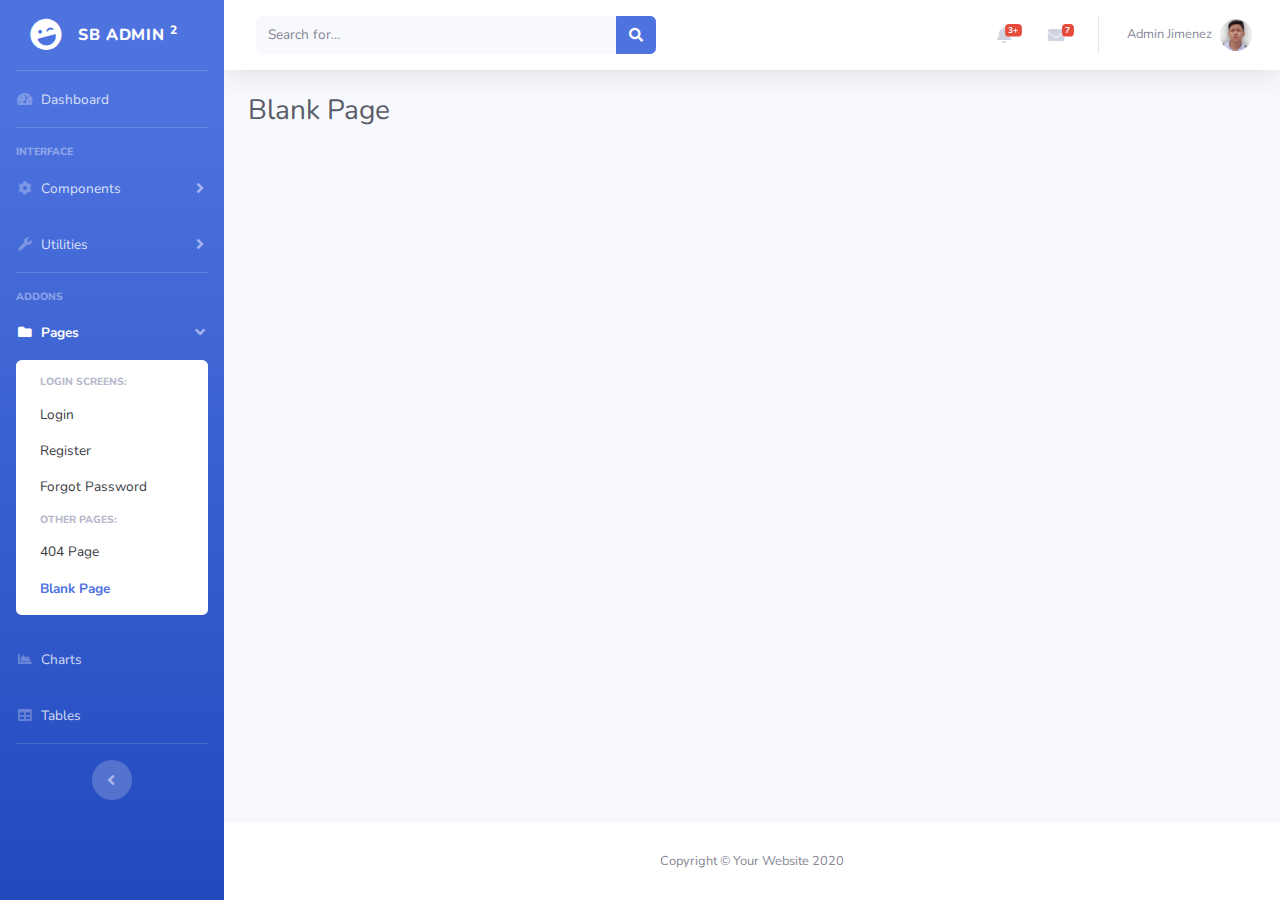
<file: blank.html>
<!DOCTYPE html>
<html lang="en">

<head>

    <meta charset="utf-8">
    <meta http-equiv="X-UA-Compatible" content="IE=edge">
    <meta name="viewport" content="width=device-width, initial-scale=1, shrink-to-fit=no">
    <meta name="description" content="">
    <meta name="author" content="">

    <title>iRehistro | Admin</title>

    <!-- Custom fonts for this template-->
    <link href="vendor/fontawesome-free/css/all.min.css" rel="stylesheet" type="text/css">
    <link
        href="https://fonts.googleapis.com/css?family=Nunito:200,200i,300,300i,400,400i,600,600i,700,700i,800,800i,900,900i"
        rel="stylesheet">

    <!-- Custom styles for this template-->
    <link href="css/sb-admin-2.min.css" rel="stylesheet">

</head>

<body id="page-top">

    <!-- Page Wrapper -->
    <div id="wrapper">

        <!-- Sidebar -->
        <ul class="navbar-nav bg-gradient-primary sidebar sidebar-dark accordion" id="accordionSidebar">

            <!-- Sidebar - Brand -->
            <a class="sidebar-brand d-flex align-items-center justify-content-center" href="index.php">
                <div class="sidebar-brand-icon rotate-n-15">
                    <i class="fas fa-laugh-wink"></i>
                </div>
                <div class="sidebar-brand-text mx-3">SB Admin <sup>2</sup></div>
            </a>

            <!-- Divider -->
            <hr class="sidebar-divider my-0">

            <!-- Nav Item - Dashboard -->
            <li class="nav-item">
                <a class="nav-link" href="index.php">
                    <i class="fas fa-fw fa-tachometer-alt"></i>
                    <span>Dashboard</span></a>
            </li>

            <!-- Divider -->
            <hr class="sidebar-divider">

            <!-- Heading -->
            <div class="sidebar-heading">
                Interface
            </div>

            <!-- Nav Item - Pages Collapse Menu -->
            <li class="nav-item">
                <a class="nav-link collapsed" href="#" data-toggle="collapse" data-target="#collapseTwo"
                    aria-expanded="true" aria-controls="collapseTwo">
                    <i class="fas fa-fw fa-cog"></i>
                    <span>Components</span>
                </a>
                <div id="collapseTwo" class="collapse" aria-labelledby="headingTwo" data-parent="#accordionSidebar">
                    <div class="bg-white py-2 collapse-inner rounded">
                        <h6 class="collapse-header">Custom Components:</h6>
                        <a class="collapse-item" href="buttons.html">Buttons</a>
                        <a class="collapse-item" href="cards.html">Cards</a>
                    </div>
                </div>
            </li>

            <!-- Nav Item - Utilities Collapse Menu -->
            <li class="nav-item">
                <a class="nav-link collapsed" href="#" data-toggle="collapse" data-target="#collapseUtilities"
                    aria-expanded="true" aria-controls="collapseUtilities">
                    <i class="fas fa-fw fa-wrench"></i>
                    <span>Utilities</span>
                </a>
                <div id="collapseUtilities" class="collapse" aria-labelledby="headingUtilities"
                    data-parent="#accordionSidebar">
                    <div class="bg-white py-2 collapse-inner rounded">
                        <h6 class="collapse-header">Custom Utilities:</h6>
                        <a class="collapse-item" href="utilities-color.html">Colors</a>
                        <a class="collapse-item" href="utilities-border.html">Borders</a>
                        <a class="collapse-item" href="utilities-animation.html">Animations</a>
                        <a class="collapse-item" href="utilities-other.html">Other</a>
                    </div>
                </div>
            </li>

            <!-- Divider -->
            <hr class="sidebar-divider">

            <!-- Heading -->
            <div class="sidebar-heading">
                Addons
            </div>

            <!-- Nav Item - Pages Collapse Menu -->
            <li class="nav-item active">
                <a class="nav-link" href="#" data-toggle="collapse" data-target="#collapsePages" aria-expanded="true"
                    aria-controls="collapsePages">
                    <i class="fas fa-fw fa-folder"></i>
                    <span>Pages</span>
                </a>
                <div id="collapsePages" class="collapse show" aria-labelledby="headingPages"
                    data-parent="#accordionSidebar">
                    <div class="bg-white py-2 collapse-inner rounded">
                        <h6 class="collapse-header">Login Screens:</h6>
                        <a class="collapse-item" href="login.php">Login</a>
                        <a class="collapse-item" href="register.php">Register</a>
                        <a class="collapse-item" href="forgot-password.php">Forgot Password</a>
                        <div class="collapse-divider"></div>
                        <h6 class="collapse-header">Other Pages:</h6>
                        <a class="collapse-item" href="404.html">404 Page</a>
                        <a class="collapse-item active" href="blank.html">Blank Page</a>
                    </div>
                </div>
            </li>

            <!-- Nav Item - Charts -->
            <li class="nav-item">
                <a class="nav-link" href="charts.html">
                    <i class="fas fa-fw fa-chart-area"></i>
                    <span>Charts</span></a>
            </li>

            <!-- Nav Item - Tables -->
            <li class="nav-item">
                <a class="nav-link" href="tables.php">
                    <i class="fas fa-fw fa-table"></i>
                    <span>Tables</span></a>
            </li>

            <!-- Divider -->
            <hr class="sidebar-divider d-none d-md-block">

            <!-- Sidebar Toggler (Sidebar) -->
            <div class="text-center d-none d-md-inline">
                <button class="rounded-circle border-0" id="sidebarToggle"></button>
            </div>

        </ul>
        <!-- End of Sidebar -->

        <!-- Content Wrapper -->
        <div id="content-wrapper" class="d-flex flex-column">

            <!-- Main Content -->
            <div id="content">

                <!-- Topbar -->
                <nav class="navbar navbar-expand navbar-light bg-white topbar mb-4 static-top shadow">

                    <!-- Sidebar Toggle (Topbar) -->
                    <button id="sidebarToggleTop" class="btn btn-link d-md-none rounded-circle mr-3">
                        <i class="fa fa-bars"></i>
                    </button>

                    <!-- Topbar Search -->
                    <form
                        class="d-none d-sm-inline-block form-inline mr-auto ml-md-3 my-2 my-md-0 mw-100 navbar-search">
                        <div class="input-group">
                            <input type="text" class="form-control bg-light border-0 small" placeholder="Search for..."
                                aria-label="Search" aria-describedby="basic-addon2">
                            <div class="input-group-append">
                                <button class="btn btn-primary" type="button">
                                    <i class="fas fa-search fa-sm"></i>
                                </button>
                            </div>
                        </div>
                    </form>

                    <!-- Topbar Navbar -->
                    <ul class="navbar-nav ml-auto">

                        <!-- Nav Item - Search Dropdown (Visible Only XS) -->
                        <li class="nav-item dropdown no-arrow d-sm-none">
                            <a class="nav-link dropdown-toggle" href="#" id="searchDropdown" role="button"
                                data-toggle="dropdown" aria-haspopup="true" aria-expanded="false">
                                <i class="fas fa-search fa-fw"></i>
                            </a>
                            <!-- Dropdown - Messages -->
                            <div class="dropdown-menu dropdown-menu-right p-3 shadow animated--grow-in"
                                aria-labelledby="searchDropdown">
                                <form class="form-inline mr-auto w-100 navbar-search">
                                    <div class="input-group">
                                        <input type="text" class="form-control bg-light border-0 small"
                                            placeholder="Search for..." aria-label="Search"
                                            aria-describedby="basic-addon2">
                                        <div class="input-group-append">
                                            <button class="btn btn-primary" type="button">
                                                <i class="fas fa-search fa-sm"></i>
                                            </button>
                                        </div>
                                    </div>
                                </form>
                            </div>
                        </li>

                        <!-- Nav Item - Alerts -->
                        <li class="nav-item dropdown no-arrow mx-1">
                            <a class="nav-link dropdown-toggle" href="#" id="alertsDropdown" role="button"
                                data-toggle="dropdown" aria-haspopup="true" aria-expanded="false">
                                <i class="fas fa-bell fa-fw"></i>
                                <!-- Counter - Alerts -->
                                <span class="badge badge-danger badge-counter">3+</span>
                            </a>
                            <!-- Dropdown - Alerts -->
                            <div class="dropdown-list dropdown-menu dropdown-menu-right shadow animated--grow-in"
                                aria-labelledby="alertsDropdown">
                                <h6 class="dropdown-header">
                                    Alerts Center
                                </h6>
                                <a class="dropdown-item d-flex align-items-center" href="#">
                                    <div class="mr-3">
                                        <div class="icon-circle bg-primary">
                                            <i class="fas fa-file-alt text-white"></i>
                                        </div>
                                    </div>
                                    <div>
                                        <div class="small text-gray-500">April 29, 2021</div>
                                        <span class="font-weight-bold">A new user has been added!</span>
                                    </div>
                                </a>
                                <a class="dropdown-item d-flex align-items-center" href="#">
                                    <div class="mr-3">
                                        <div class="icon-circle bg-success">
                                            <i class="fas fa-donate text-white"></i>
                                        </div>
                                    </div>
                                    <div>
                                        <div class="small text-gray-500">April 29, 2021</div>
                                        A new user has been added!
                                    </div>
                                </a>
                                <a class="dropdown-item d-flex align-items-center" href="#">
                                    <div class="mr-3">
                                        <div class="icon-circle bg-warning">
                                            <i class="fas fa-exclamation-triangle text-white"></i>
                                        </div>
                                    </div>
                                    <div>
                                        <div class="small text-gray-500">April 29, 2021</div>
                                        Alert: We've noticed unusually log in attemps from a user.
                                    </div>
                                </a>
                                <a class="dropdown-item text-center small text-gray-500" href="#">Show All Alerts</a>
                            </div>
                        </li>

                        <!-- Nav Item - Messages -->
                        <li class="nav-item dropdown no-arrow mx-1">
                            <a class="nav-link dropdown-toggle" href="#" id="messagesDropdown" role="button"
                                data-toggle="dropdown" aria-haspopup="true" aria-expanded="false">
                                <i class="fas fa-envelope fa-fw"></i>
                                <!-- Counter - Messages -->
                                <span class="badge badge-danger badge-counter">7</span>
                            </a>
                            <!-- Dropdown - Messages -->
                            <div class="dropdown-list dropdown-menu dropdown-menu-right shadow animated--grow-in"
                                aria-labelledby="messagesDropdown">
                                <h6 class="dropdown-header">
                                    Message Center
                                </h6>
                                <a class="dropdown-item d-flex align-items-center" href="#">
                                    <div class="dropdown-list-image mr-3">
                                        <img class="rounded-circle" src="img/undraw_profile_1.svg"
                                            alt="">
                                        <div class="status-indicator bg-success"></div>
                                    </div>
                                    <div class="font-weight-bold">
                                        <div class="text-truncate">Hi there! I am wondering if you can help me with a
                                            problem I've been having.</div>
                                        <div class="small text-gray-500">Emily Fowler · 58m</div>
                                    </div>
                                </a>
                                <a class="dropdown-item d-flex align-items-center" href="#">
                                    <div class="dropdown-list-image mr-3">
                                        <img class="rounded-circle" src="img/undraw_profile_2.svg"
                                            alt="">
                                        <div class="status-indicator"></div>
                                    </div>
                                    <div>
                                        <div class="text-truncate">I have the some questions to ask, how
                                            can I get my voter's ID?</div>
                                        <div class="small text-gray-500">Jae Chun · 1d</div>
                                    </div>
                                </a>
                                <a class="dropdown-item d-flex align-items-center" href="#">
                                    <div class="dropdown-list-image mr-3">
                                        <img class="rounded-circle" src="img/undraw_profile_3.svg"
                                            alt="">
                                        <div class="status-indicator bg-warning"></div>
                                    </div>
                                    <div>
                                        <div class="text-truncate">I am very happy with
                                            the progress so far, keep up the good work!</div>
                                        <div class="small text-gray-500">Morgan Alvarez · 2d</div>
                                    </div>
                                </a>
                                <a class="dropdown-item text-center small text-gray-500" href="#">Read More Messages</a>
                            </div>
                        </li>

                        <div class="topbar-divider d-none d-sm-block"></div>

                        <!-- Nav Item - User Information -->
                        <li class="nav-item dropdown no-arrow">
                            <a class="nav-link dropdown-toggle" href="#" id="userDropdown" role="button"
                                data-toggle="dropdown" aria-haspopup="true" aria-expanded="false">
                                <span class="mr-2 d-none d-lg-inline text-gray-600 small">Admin Jimenez</span>
                                <img class="img-profile rounded-circle"
                                    src="img/me.jpg">
                            </a>
                            <!-- Dropdown - User Information -->
                            <div class="dropdown-menu dropdown-menu-right shadow animated--grow-in"
                                aria-labelledby="userDropdown">
                                <a class="dropdown-item" href="#">
                                    <i class="fas fa-user fa-sm fa-fw mr-2 text-gray-400"></i>
                                    Profile
                                </a>
                                <a class="dropdown-item" href="#">
                                    <i class="fas fa-cogs fa-sm fa-fw mr-2 text-gray-400"></i>
                                    Settings
                                </a>
                                <a class="dropdown-item" href="#">
                                    <i class="fas fa-list fa-sm fa-fw mr-2 text-gray-400"></i>
                                    Activity Log
                                </a>
                                <div class="dropdown-divider"></div>
                                <a class="dropdown-item" href="#" data-toggle="modal" data-target="#logoutModal">
                                    <i class="fas fa-sign-out-alt fa-sm fa-fw mr-2 text-gray-400"></i>
                                    Logout
                                </a>
                            </div>
                        </li>

                    </ul>

                </nav>
                <!-- End of Topbar -->

                <!-- Begin Page Content -->
                <div class="container-fluid">

                    <!-- Page Heading -->
                    <h1 class="h3 mb-4 text-gray-800">Blank Page</h1>

                </div>
                <!-- /.container-fluid -->

            </div>
            <!-- End of Main Content -->

            <!-- Footer -->
            <footer class="sticky-footer bg-white">
                <div class="container my-auto">
                    <div class="copyright text-center my-auto">
                        <span>Copyright &copy; Your Website 2020</span>
                    </div>
                </div>
            </footer>
            <!-- End of Footer -->

        </div>
        <!-- End of Content Wrapper -->

    </div>
    <!-- End of Page Wrapper -->

    <!-- Scroll to Top Button-->
    <a class="scroll-to-top rounded" href="#page-top">
        <i class="fas fa-angle-up"></i>
    </a>

    <!-- Logout Modal-->
    <div class="modal fade" id="logoutModal" tabindex="-1" role="dialog" aria-labelledby="exampleModalLabel"
        aria-hidden="true">
        <div class="modal-dialog" role="document">
            <div class="modal-content">
                <div class="modal-header">
                    <h5 class="modal-title" id="exampleModalLabel">Ready to Leave?</h5>
                    <button class="close" type="button" data-dismiss="modal" aria-label="Close">
                        <span aria-hidden="true">×</span>
                    </button>
                </div>
                <div class="modal-body">Select "Logout" below if you are ready to end your current session.</div>
                <div class="modal-footer">
                    <button class="btn btn-secondary" type="button" data-dismiss="modal">Cancel</button>
                    <a class="btn btn-primary" href="login.php">Logout</a>
                </div>
            </div>
        </div>
    </div>

    <!-- Bootstrap core JavaScript-->
    <script src="vendor/jquery/jquery.min.js"></script>
    <script src="vendor/bootstrap/js/bootstrap.bundle.min.js"></script>

    <!-- Core plugin JavaScript-->
    <script src="vendor/jquery-easing/jquery.easing.min.js"></script>

    <!-- Custom scripts for all pages-->
    <script src="js/sb-admin-2.min.js"></script>

</body>

</html>
</file>
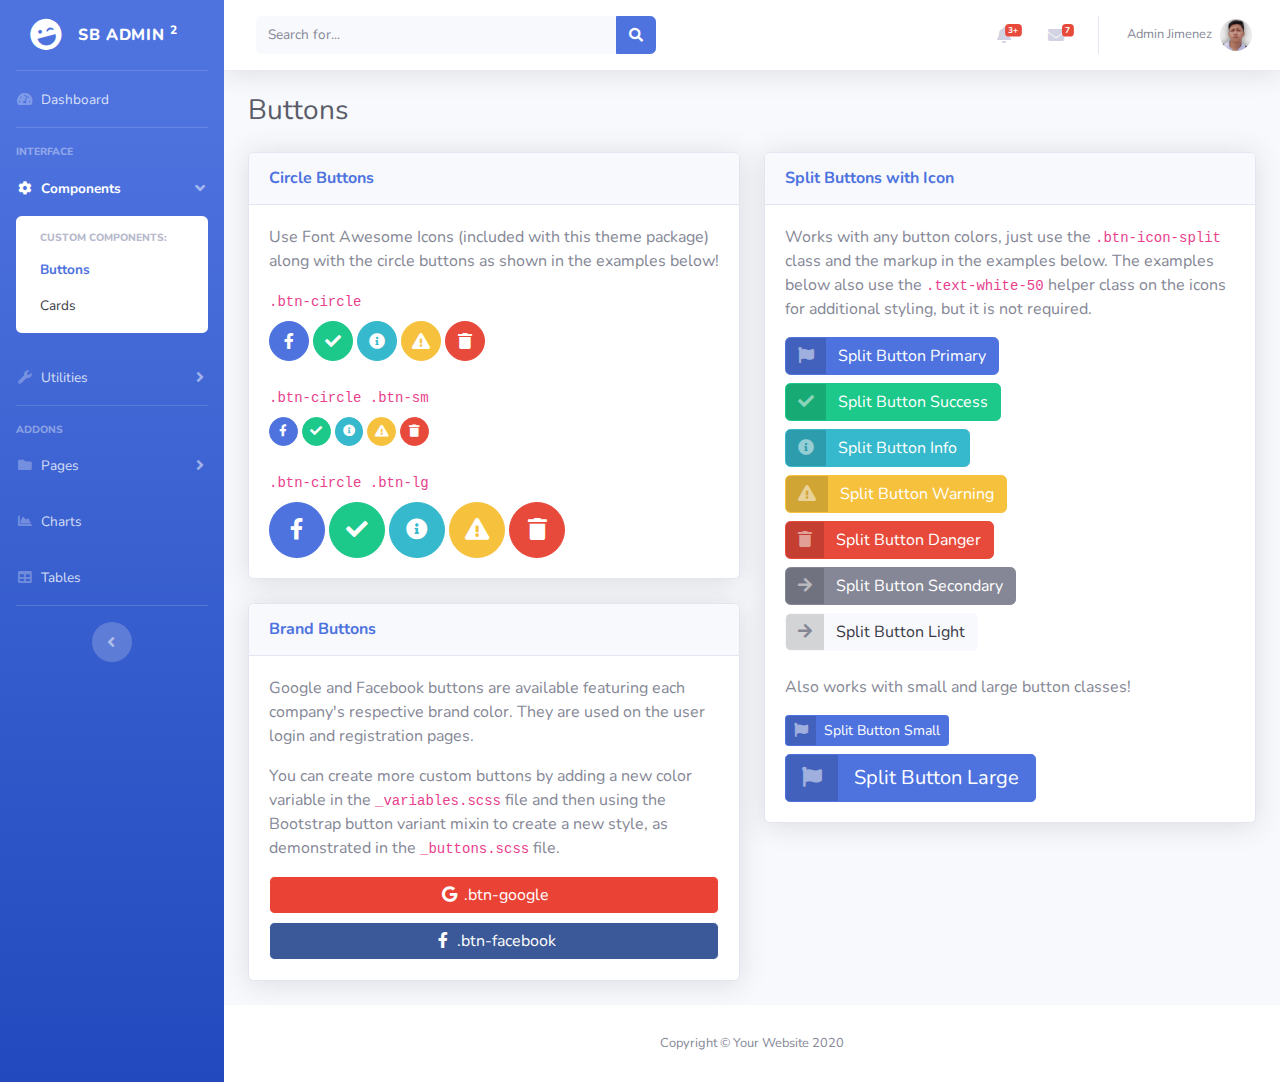
<file: buttons.html>
<!DOCTYPE html>
<html lang="en">

<head>

    <meta charset="utf-8">
    <meta http-equiv="X-UA-Compatible" content="IE=edge">
    <meta name="viewport" content="width=device-width, initial-scale=1, shrink-to-fit=no">
    <meta name="description" content="">
    <meta name="author" content="">

    <title>iRehistro | Admin</title>

    <!-- Custom fonts for this template-->
    <link href="vendor/fontawesome-free/css/all.min.css" rel="stylesheet" type="text/css">
    <link
        href="https://fonts.googleapis.com/css?family=Nunito:200,200i,300,300i,400,400i,600,600i,700,700i,800,800i,900,900i"
        rel="stylesheet">

    <!-- Custom styles for this template-->
    <link href="css/sb-admin-2.min.css" rel="stylesheet">

</head>

<body id="page-top">

    <!-- Page Wrapper -->
    <div id="wrapper">

        <!-- Sidebar -->
        <ul class="navbar-nav bg-gradient-primary sidebar sidebar-dark accordion" id="accordionSidebar">

            <!-- Sidebar - Brand -->
            <a class="sidebar-brand d-flex align-items-center justify-content-center" href="index.php">
                <div class="sidebar-brand-icon rotate-n-15">
                    <i class="fas fa-laugh-wink"></i>
                </div>
                <div class="sidebar-brand-text mx-3">SB Admin <sup>2</sup></div>
            </a>

            <!-- Divider -->
            <hr class="sidebar-divider my-0">

            <!-- Nav Item - Dashboard -->
            <li class="nav-item">
                <a class="nav-link" href="index.php">
                    <i class="fas fa-fw fa-tachometer-alt"></i>
                    <span>Dashboard</span></a>
            </li>

            <!-- Divider -->
            <hr class="sidebar-divider">

            <!-- Heading -->
            <div class="sidebar-heading">
                Interface
            </div>

            <!-- Nav Item - Pages Collapse Menu -->
            <li class="nav-item active">
                <a class="nav-link" href="#" data-toggle="collapse" data-target="#collapseTwo" aria-expanded="true"
                    aria-controls="collapseTwo">
                    <i class="fas fa-fw fa-cog"></i>
                    <span>Components</span>
                </a>
                <div id="collapseTwo" class="collapse show" aria-labelledby="headingTwo"
                    data-parent="#accordionSidebar">
                    <div class="bg-white py-2 collapse-inner rounded">
                        <h6 class="collapse-header">Custom Components:</h6>
                        <a class="collapse-item active" href="buttons.html">Buttons</a>
                        <a class="collapse-item" href="cards.html">Cards</a>
                    </div>
                </div>
            </li>

            <!-- Nav Item - Utilities Collapse Menu -->
            <li class="nav-item">
                <a class="nav-link collapsed" href="#" data-toggle="collapse" data-target="#collapseUtilities"
                    aria-expanded="true" aria-controls="collapseUtilities">
                    <i class="fas fa-fw fa-wrench"></i>
                    <span>Utilities</span>
                </a>
                <div id="collapseUtilities" class="collapse" aria-labelledby="headingUtilities"
                    data-parent="#accordionSidebar">
                    <div class="bg-white py-2 collapse-inner rounded">
                        <h6 class="collapse-header">Custom Utilities:</h6>
                        <a class="collapse-item" href="utilities-color.html">Colors</a>
                        <a class="collapse-item" href="utilities-border.html">Borders</a>
                        <a class="collapse-item" href="utilities-animation.html">Animations</a>
                        <a class="collapse-item" href="utilities-other.html">Other</a>
                    </div>
                </div>
            </li>

            <!-- Divider -->
            <hr class="sidebar-divider">

            <!-- Heading -->
            <div class="sidebar-heading">
                Addons
            </div>

            <!-- Nav Item - Pages Collapse Menu -->
            <li class="nav-item">
                <a class="nav-link collapsed" href="#" data-toggle="collapse" data-target="#collapsePages"
                    aria-expanded="true" aria-controls="collapsePages">
                    <i class="fas fa-fw fa-folder"></i>
                    <span>Pages</span>
                </a>
                <div id="collapsePages" class="collapse" aria-labelledby="headingPages" data-parent="#accordionSidebar">
                    <div class="bg-white py-2 collapse-inner rounded">
                        <h6 class="collapse-header">Login Screens:</h6>
                        <a class="collapse-item" href="login.php">Login</a>
                        <a class="collapse-item" href="register.php">Register</a>
                        <a class="collapse-item" href="forgot-password.php">Forgot Password</a>
                        <div class="collapse-divider"></div>
                        <h6 class="collapse-header">Other Pages:</h6>
                        <a class="collapse-item" href="404.html">404 Page</a>
                        <a class="collapse-item" href="blank.html">Blank Page</a>
                    </div>
                </div>
            </li>

            <!-- Nav Item - Charts -->
            <li class="nav-item">
                <a class="nav-link" href="charts.html">
                    <i class="fas fa-fw fa-chart-area"></i>
                    <span>Charts</span></a>
            </li>

            <!-- Nav Item - Tables -->
            <li class="nav-item">
                <a class="nav-link" href="tables.php">
                    <i class="fas fa-fw fa-table"></i>
                    <span>Tables</span></a>
            </li>

            <!-- Divider -->
            <hr class="sidebar-divider d-none d-md-block">

            <!-- Sidebar Toggler (Sidebar) -->
            <div class="text-center d-none d-md-inline">
                <button class="rounded-circle border-0" id="sidebarToggle"></button>
            </div>

        </ul>
        <!-- End of Sidebar -->

        <!-- Content Wrapper -->
        <div id="content-wrapper" class="d-flex flex-column">

            <!-- Main Content -->
            <div id="content">

                <!-- Topbar -->
                <nav class="navbar navbar-expand navbar-light bg-white topbar mb-4 static-top shadow">

                    <!-- Sidebar Toggle (Topbar) -->
                    <button id="sidebarToggleTop" class="btn btn-link d-md-none rounded-circle mr-3">
                        <i class="fa fa-bars"></i>
                    </button>

                    <!-- Topbar Search -->
                    <form
                        class="d-none d-sm-inline-block form-inline mr-auto ml-md-3 my-2 my-md-0 mw-100 navbar-search">
                        <div class="input-group">
                            <input type="text" class="form-control bg-light border-0 small" placeholder="Search for..."
                                aria-label="Search" aria-describedby="basic-addon2">
                            <div class="input-group-append">
                                <button class="btn btn-primary" type="button">
                                    <i class="fas fa-search fa-sm"></i>
                                </button>
                            </div>
                        </div>
                    </form>

                    <!-- Topbar Navbar -->
                    <ul class="navbar-nav ml-auto">

                        <!-- Nav Item - Search Dropdown (Visible Only XS) -->
                        <li class="nav-item dropdown no-arrow d-sm-none">
                            <a class="nav-link dropdown-toggle" href="#" id="searchDropdown" role="button"
                                data-toggle="dropdown" aria-haspopup="true" aria-expanded="false">
                                <i class="fas fa-search fa-fw"></i>
                            </a>
                            <!-- Dropdown - Messages -->
                            <div class="dropdown-menu dropdown-menu-right p-3 shadow animated--grow-in"
                                aria-labelledby="searchDropdown">
                                <form class="form-inline mr-auto w-100 navbar-search">
                                    <div class="input-group">
                                        <input type="text" class="form-control bg-light border-0 small"
                                            placeholder="Search for..." aria-label="Search"
                                            aria-describedby="basic-addon2">
                                        <div class="input-group-append">
                                            <button class="btn btn-primary" type="button">
                                                <i class="fas fa-search fa-sm"></i>
                                            </button>
                                        </div>
                                    </div>
                                </form>
                            </div>
                        </li>

                        <!-- Nav Item - Alerts -->
                        <li class="nav-item dropdown no-arrow mx-1">
                            <a class="nav-link dropdown-toggle" href="#" id="alertsDropdown" role="button"
                                data-toggle="dropdown" aria-haspopup="true" aria-expanded="false">
                                <i class="fas fa-bell fa-fw"></i>
                                <!-- Counter - Alerts -->
                                <span class="badge badge-danger badge-counter">3+</span>
                            </a>
                            <!-- Dropdown - Alerts -->
                            <div class="dropdown-list dropdown-menu dropdown-menu-right shadow animated--grow-in"
                                aria-labelledby="alertsDropdown">
                                <h6 class="dropdown-header">
                                    Alerts Center
                                </h6>
                                <a class="dropdown-item d-flex align-items-center" href="#">
                                    <div class="mr-3">
                                        <div class="icon-circle bg-primary">
                                            <i class="fas fa-file-alt text-white"></i>
                                        </div>
                                    </div>
                                    <div>
                                        <div class="small text-gray-500">April 29, 2021</div>
                                        <span class="font-weight-bold">A new user has been added!</span>
                                    </div>
                                </a>
                                <a class="dropdown-item d-flex align-items-center" href="#">
                                    <div class="mr-3">
                                        <div class="icon-circle bg-success">
                                            <i class="fas fa-donate text-white"></i>
                                        </div>
                                    </div>
                                    <div>
                                        <div class="small text-gray-500">April 29, 2021</div>
                                        A new user has been added!
                                    </div>
                                </a>
                                <a class="dropdown-item d-flex align-items-center" href="#">
                                    <div class="mr-3">
                                        <div class="icon-circle bg-warning">
                                            <i class="fas fa-exclamation-triangle text-white"></i>
                                        </div>
                                    </div>
                                    <div>
                                        <div class="small text-gray-500">April 29, 2021</div>
                                        Alert: We've noticed unusually log in attemps from a user.
                                    </div>
                                </a>
                                <a class="dropdown-item text-center small text-gray-500" href="#">Show All Alerts</a>
                            </div>
                        </li>

                        <!-- Nav Item - Messages -->
                        <li class="nav-item dropdown no-arrow mx-1">
                            <a class="nav-link dropdown-toggle" href="#" id="messagesDropdown" role="button"
                                data-toggle="dropdown" aria-haspopup="true" aria-expanded="false">
                                <i class="fas fa-envelope fa-fw"></i>
                                <!-- Counter - Messages -->
                                <span class="badge badge-danger badge-counter">7</span>
                            </a>
                            <!-- Dropdown - Messages -->
                            <div class="dropdown-list dropdown-menu dropdown-menu-right shadow animated--grow-in"
                                aria-labelledby="messagesDropdown">
                                <h6 class="dropdown-header">
                                    Message Center
                                </h6>
                                <a class="dropdown-item d-flex align-items-center" href="#">
                                    <div class="dropdown-list-image mr-3">
                                        <img class="rounded-circle" src="img/undraw_profile_1.svg"
                                            alt="">
                                        <div class="status-indicator bg-success"></div>
                                    </div>
                                    <div class="font-weight-bold">
                                        <div class="text-truncate">Hi there! I am wondering if you can help me with a
                                            problem I've been having.</div>
                                        <div class="small text-gray-500">Emily Fowler · 58m</div>
                                    </div>
                                </a>
                                <a class="dropdown-item d-flex align-items-center" href="#">
                                    <div class="dropdown-list-image mr-3">
                                        <img class="rounded-circle" src="img/undraw_profile_2.svg"
                                            alt="">
                                        <div class="status-indicator"></div>
                                    </div>
                                    <div>
                                        <div class="text-truncate">I have the some questions to ask, how
                                            can I get my voter's ID?</div>
                                        <div class="small text-gray-500">Jae Chun · 1d</div>
                                    </div>
                                </a>
                                <a class="dropdown-item d-flex align-items-center" href="#">
                                    <div class="dropdown-list-image mr-3">
                                        <img class="rounded-circle" src="img/undraw_profile_3.svg"
                                            alt="">
                                        <div class="status-indicator bg-warning"></div>
                                    </div>
                                    <div>
                                        <div class="text-truncate">I am very happy with
                                            the progress so far, keep up the good work!</div>
                                        <div class="small text-gray-500">Morgan Alvarez · 2d</div>
                                    </div>
                                </a>
                                <a class="dropdown-item text-center small text-gray-500" href="#">Read More Messages</a>
                            </div>
                        </li>
                        <div class="topbar-divider d-none d-sm-block"></div>

                        <!-- Nav Item - User Information -->
                        <li class="nav-item dropdown no-arrow">
                            <a class="nav-link dropdown-toggle" href="#" id="userDropdown" role="button"
                                data-toggle="dropdown" aria-haspopup="true" aria-expanded="false">
                                <span class="mr-2 d-none d-lg-inline text-gray-600 small">Admin Jimenez</span>
                                <img class="img-profile rounded-circle"
                                    src="img/me.jpg">
                            </a>
                            <!-- Dropdown - User Information -->
                            <div class="dropdown-menu dropdown-menu-right shadow animated--grow-in"
                                aria-labelledby="userDropdown">
                                <a class="dropdown-item" href="#">
                                    <i class="fas fa-user fa-sm fa-fw mr-2 text-gray-400"></i>
                                    Profile
                                </a>
                                <a class="dropdown-item" href="#">
                                    <i class="fas fa-cogs fa-sm fa-fw mr-2 text-gray-400"></i>
                                    Settings
                                </a>
                                <a class="dropdown-item" href="#">
                                    <i class="fas fa-list fa-sm fa-fw mr-2 text-gray-400"></i>
                                    Activity Log
                                </a>
                                <div class="dropdown-divider"></div>
                                <a class="dropdown-item" href="#" data-toggle="modal" data-target="#logoutModal">
                                    <i class="fas fa-sign-out-alt fa-sm fa-fw mr-2 text-gray-400"></i>
                                    Logout
                                </a>
                            </div>
                        </li>

                    </ul>

                </nav>
                <!-- End of Topbar -->

                <!-- Begin Page Content -->
                <div class="container-fluid">

                    <!-- Page Heading -->
                    <h1 class="h3 mb-4 text-gray-800">Buttons</h1>

                    <div class="row">

                        <div class="col-lg-6">

                            <!-- Circle Buttons -->
                            <div class="card shadow mb-4">
                                <div class="card-header py-3">
                                    <h6 class="m-0 font-weight-bold text-primary">Circle Buttons</h6>
                                </div>
                                <div class="card-body">
                                    <p>Use Font Awesome Icons (included with this theme package) along with the circle
                                        buttons as shown in the examples below!</p>
                                    <!-- Circle Buttons (Default) -->
                                    <div class="mb-2">
                                        <code>.btn-circle</code>
                                    </div>
                                    <a href="#" class="btn btn-primary btn-circle">
                                        <i class="fab fa-facebook-f"></i>
                                    </a>
                                    <a href="#" class="btn btn-success btn-circle">
                                        <i class="fas fa-check"></i>
                                    </a>
                                    <a href="#" class="btn btn-info btn-circle">
                                        <i class="fas fa-info-circle"></i>
                                    </a>
                                    <a href="#" class="btn btn-warning btn-circle">
                                        <i class="fas fa-exclamation-triangle"></i>
                                    </a>
                                    <a href="#" class="btn btn-danger btn-circle">
                                        <i class="fas fa-trash"></i>
                                    </a>
                                    <!-- Circle Buttons (Small) -->
                                    <div class="mt-4 mb-2">
                                        <code>.btn-circle .btn-sm</code>
                                    </div>
                                    <a href="#" class="btn btn-primary btn-circle btn-sm">
                                        <i class="fab fa-facebook-f"></i>
                                    </a>
                                    <a href="#" class="btn btn-success btn-circle btn-sm">
                                        <i class="fas fa-check"></i>
                                    </a>
                                    <a href="#" class="btn btn-info btn-circle btn-sm">
                                        <i class="fas fa-info-circle"></i>
                                    </a>
                                    <a href="#" class="btn btn-warning btn-circle btn-sm">
                                        <i class="fas fa-exclamation-triangle"></i>
                                    </a>
                                    <a href="#" class="btn btn-danger btn-circle btn-sm">
                                        <i class="fas fa-trash"></i>
                                    </a>
                                    <!-- Circle Buttons (Large) -->
                                    <div class="mt-4 mb-2">
                                        <code>.btn-circle .btn-lg</code>
                                    </div>
                                    <a href="#" class="btn btn-primary btn-circle btn-lg">
                                        <i class="fab fa-facebook-f"></i>
                                    </a>
                                    <a href="#" class="btn btn-success btn-circle btn-lg">
                                        <i class="fas fa-check"></i>
                                    </a>
                                    <a href="#" class="btn btn-info btn-circle btn-lg">
                                        <i class="fas fa-info-circle"></i>
                                    </a>
                                    <a href="#" class="btn btn-warning btn-circle btn-lg">
                                        <i class="fas fa-exclamation-triangle"></i>
                                    </a>
                                    <a href="#" class="btn btn-danger btn-circle btn-lg">
                                        <i class="fas fa-trash"></i>
                                    </a>
                                </div>
                            </div>

                            <!-- Brand Buttons -->
                            <div class="card shadow mb-4">
                                <div class="card-header py-3">
                                    <h6 class="m-0 font-weight-bold text-primary">Brand Buttons</h6>
                                </div>
                                <div class="card-body">
                                    <p>Google and Facebook buttons are available featuring each company's respective
                                        brand color. They are used on the user login and registration pages.</p>
                                    <p>You can create more custom buttons by adding a new color variable in the
                                        <code>_variables.scss</code> file and then using the Bootstrap button variant
                                        mixin to create a new style, as demonstrated in the <code>_buttons.scss</code>
                                        file.</p>
                                    <a href="#" class="btn btn-google btn-block"><i class="fab fa-google fa-fw"></i>
                                        .btn-google</a>
                                    <a href="#" class="btn btn-facebook btn-block"><i
                                            class="fab fa-facebook-f fa-fw"></i> .btn-facebook</a>

                                </div>
                            </div>

                        </div>

                        <div class="col-lg-6">

                            <div class="card shadow mb-4">
                                <div class="card-header py-3">
                                    <h6 class="m-0 font-weight-bold text-primary">Split Buttons with Icon</h6>
                                </div>
                                <div class="card-body">
                                    <p>Works with any button colors, just use the <code>.btn-icon-split</code> class and
                                        the markup in the examples below. The examples below also use the
                                        <code>.text-white-50</code> helper class on the icons for additional styling,
                                        but it is not required.</p>
                                    <a href="#" class="btn btn-primary btn-icon-split">
                                        <span class="icon text-white-50">
                                            <i class="fas fa-flag"></i>
                                        </span>
                                        <span class="text">Split Button Primary</span>
                                    </a>
                                    <div class="my-2"></div>
                                    <a href="#" class="btn btn-success btn-icon-split">
                                        <span class="icon text-white-50">
                                            <i class="fas fa-check"></i>
                                        </span>
                                        <span class="text">Split Button Success</span>
                                    </a>
                                    <div class="my-2"></div>
                                    <a href="#" class="btn btn-info btn-icon-split">
                                        <span class="icon text-white-50">
                                            <i class="fas fa-info-circle"></i>
                                        </span>
                                        <span class="text">Split Button Info</span>
                                    </a>
                                    <div class="my-2"></div>
                                    <a href="#" class="btn btn-warning btn-icon-split">
                                        <span class="icon text-white-50">
                                            <i class="fas fa-exclamation-triangle"></i>
                                        </span>
                                        <span class="text">Split Button Warning</span>
                                    </a>
                                    <div class="my-2"></div>
                                    <a href="#" class="btn btn-danger btn-icon-split">
                                        <span class="icon text-white-50">
                                            <i class="fas fa-trash"></i>
                                        </span>
                                        <span class="text">Split Button Danger</span>
                                    </a>
                                    <div class="my-2"></div>
                                    <a href="#" class="btn btn-secondary btn-icon-split">
                                        <span class="icon text-white-50">
                                            <i class="fas fa-arrow-right"></i>
                                        </span>
                                        <span class="text">Split Button Secondary</span>
                                    </a>
                                    <div class="my-2"></div>
                                    <a href="#" class="btn btn-light btn-icon-split">
                                        <span class="icon text-gray-600">
                                            <i class="fas fa-arrow-right"></i>
                                        </span>
                                        <span class="text">Split Button Light</span>
                                    </a>
                                    <div class="mb-4"></div>
                                    <p>Also works with small and large button classes!</p>
                                    <a href="#" class="btn btn-primary btn-icon-split btn-sm">
                                        <span class="icon text-white-50">
                                            <i class="fas fa-flag"></i>
                                        </span>
                                        <span class="text">Split Button Small</span>
                                    </a>
                                    <div class="my-2"></div>
                                    <a href="#" class="btn btn-primary btn-icon-split btn-lg">
                                        <span class="icon text-white-50">
                                            <i class="fas fa-flag"></i>
                                        </span>
                                        <span class="text">Split Button Large</span>
                                    </a>
                                </div>
                            </div>

                        </div>

                    </div>

                </div>
                <!-- /.container-fluid -->

            </div>
            <!-- End of Main Content -->

            <!-- Footer -->
            <footer class="sticky-footer bg-white">
                <div class="container my-auto">
                    <div class="copyright text-center my-auto">
                        <span>Copyright &copy; Your Website 2020</span>
                    </div>
                </div>
            </footer>
            <!-- End of Footer -->

        </div>
        <!-- End of Content Wrapper -->

    </div>
    <!-- End of Page Wrapper -->

    <!-- Scroll to Top Button-->
    <a class="scroll-to-top rounded" href="#page-top">
        <i class="fas fa-angle-up"></i>
    </a>

    <!-- Logout Modal-->
    <div class="modal fade" id="logoutModal" tabindex="-1" role="dialog" aria-labelledby="exampleModalLabel"
        aria-hidden="true">
        <div class="modal-dialog" role="document">
            <div class="modal-content">
                <div class="modal-header">
                    <h5 class="modal-title" id="exampleModalLabel">Ready to Leave?</h5>
                    <button class="close" type="button" data-dismiss="modal" aria-label="Close">
                        <span aria-hidden="true">×</span>
                    </button>
                </div>
                <div class="modal-body">Select "Logout" below if you are ready to end your current session.</div>
                <div class="modal-footer">
                    <button class="btn btn-secondary" type="button" data-dismiss="modal">Cancel</button>
                    <a class="btn btn-primary" href="login.php">Logout</a>
                </div>
            </div>
        </div>
    </div>

    <!-- Bootstrap core JavaScript-->
    <script src="vendor/jquery/jquery.min.js"></script>
    <script src="vendor/bootstrap/js/bootstrap.bundle.min.js"></script>

    <!-- Core plugin JavaScript-->
    <script src="vendor/jquery-easing/jquery.easing.min.js"></script>

    <!-- Custom scripts for all pages-->
    <script src="js/sb-admin-2.min.js"></script>

</body>

</html>
</file>
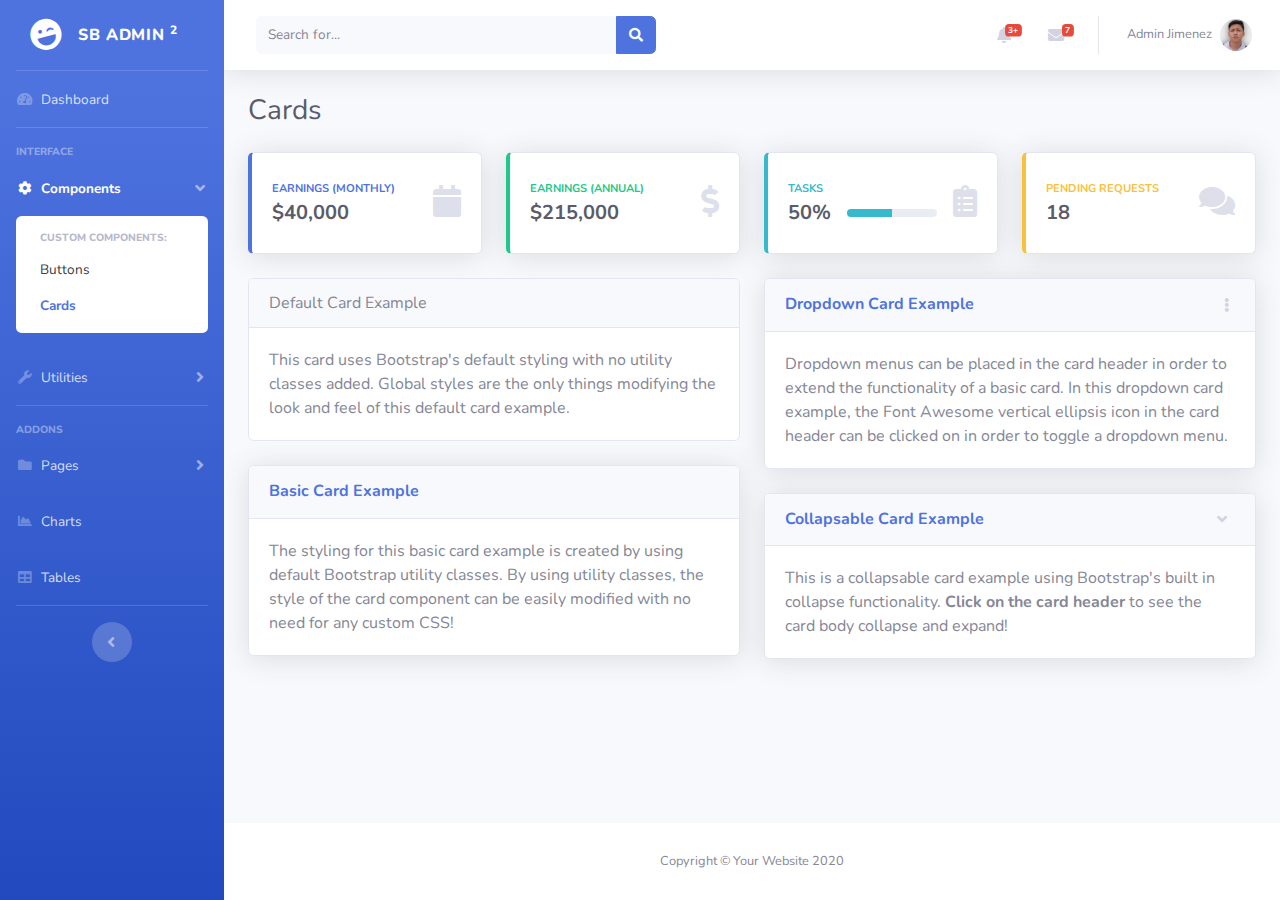
<file: cards.html>
<!DOCTYPE html>
<html lang="en">

<head>

    <meta charset="utf-8">
    <meta http-equiv="X-UA-Compatible" content="IE=edge">
    <meta name="viewport" content="width=device-width, initial-scale=1, shrink-to-fit=no">
    <meta name="description" content="">
    <meta name="author" content="">

    <title>iRehistro | Admin</title>

    <!-- Custom fonts for this template-->
    <link href="vendor/fontawesome-free/css/all.min.css" rel="stylesheet" type="text/css">
    <link
        href="https://fonts.googleapis.com/css?family=Nunito:200,200i,300,300i,400,400i,600,600i,700,700i,800,800i,900,900i"
        rel="stylesheet">

    <!-- Custom styles for this template-->
    <link href="css/sb-admin-2.min.css" rel="stylesheet">

</head>

<body id="page-top">

    <!-- Page Wrapper -->
    <div id="wrapper">

        <!-- Sidebar -->
        <ul class="navbar-nav bg-gradient-primary sidebar sidebar-dark accordion" id="accordionSidebar">

            <!-- Sidebar - Brand -->
            <a class="sidebar-brand d-flex align-items-center justify-content-center" href="index.php">
                <div class="sidebar-brand-icon rotate-n-15">
                    <i class="fas fa-laugh-wink"></i>
                </div>
                <div class="sidebar-brand-text mx-3">SB Admin <sup>2</sup></div>
            </a>

            <!-- Divider -->
            <hr class="sidebar-divider my-0">

            <!-- Nav Item - Dashboard -->
            <li class="nav-item">
                <a class="nav-link" href="index.php">
                    <i class="fas fa-fw fa-tachometer-alt"></i>
                    <span>Dashboard</span></a>
            </li>

            <!-- Divider -->
            <hr class="sidebar-divider">

            <!-- Heading -->
            <div class="sidebar-heading">
                Interface
            </div>

            <!-- Nav Item - Pages Collapse Menu -->
            <li class="nav-item active">
                <a class="nav-link" href="#" data-toggle="collapse" data-target="#collapseTwo" aria-expanded="true"
                    aria-controls="collapseTwo">
                    <i class="fas fa-fw fa-cog"></i>
                    <span>Components</span>
                </a>
                <div id="collapseTwo" class="collapse show" aria-labelledby="headingTwo"
                    data-parent="#accordionSidebar">
                    <div class="bg-white py-2 collapse-inner rounded">
                        <h6 class="collapse-header">Custom Components:</h6>
                        <a class="collapse-item" href="buttons.html">Buttons</a>
                        <a class="collapse-item active" href="cards.html">Cards</a>
                    </div>
                </div>
            </li>

            <!-- Nav Item - Utilities Collapse Menu -->
            <li class="nav-item">
                <a class="nav-link collapsed" href="#" data-toggle="collapse" data-target="#collapseUtilities"
                    aria-expanded="true" aria-controls="collapseUtilities">
                    <i class="fas fa-fw fa-wrench"></i>
                    <span>Utilities</span>
                </a>
                <div id="collapseUtilities" class="collapse" aria-labelledby="headingUtilities"
                    data-parent="#accordionSidebar">
                    <div class="bg-white py-2 collapse-inner rounded">
                        <h6 class="collapse-header">Custom Utilities:</h6>
                        <a class="collapse-item" href="utilities-color.html">Colors</a>
                        <a class="collapse-item" href="utilities-border.html">Borders</a>
                        <a class="collapse-item" href="utilities-animation.html">Animations</a>
                        <a class="collapse-item" href="utilities-other.html">Other</a>
                    </div>
                </div>
            </li>

            <!-- Divider -->
            <hr class="sidebar-divider">

            <!-- Heading -->
            <div class="sidebar-heading">
                Addons
            </div>

            <!-- Nav Item - Pages Collapse Menu -->
            <li class="nav-item">
                <a class="nav-link collapsed" href="#" data-toggle="collapse" data-target="#collapsePages"
                    aria-expanded="true" aria-controls="collapsePages">
                    <i class="fas fa-fw fa-folder"></i>
                    <span>Pages</span>
                </a>
                <div id="collapsePages" class="collapse" aria-labelledby="headingPages" data-parent="#accordionSidebar">
                    <div class="bg-white py-2 collapse-inner rounded">
                        <h6 class="collapse-header">Login Screens:</h6>
                        <a class="collapse-item" href="login.php">Login</a>
                        <a class="collapse-item" href="register.php">Register</a>
                        <a class="collapse-item" href="forgot-password.php">Forgot Password</a>
                        <div class="collapse-divider"></div>
                        <h6 class="collapse-header">Other Pages:</h6>
                        <a class="collapse-item" href="404.html">404 Page</a>
                        <a class="collapse-item" href="blank.html">Blank Page</a>
                    </div>
                </div>
            </li>

            <!-- Nav Item - Charts -->
            <li class="nav-item">
                <a class="nav-link" href="charts.html">
                    <i class="fas fa-fw fa-chart-area"></i>
                    <span>Charts</span></a>
            </li>

            <!-- Nav Item - Tables -->
            <li class="nav-item">
                <a class="nav-link" href="tables.php">
                    <i class="fas fa-fw fa-table"></i>
                    <span>Tables</span></a>
            </li>

            <!-- Divider -->
            <hr class="sidebar-divider d-none d-md-block">

            <!-- Sidebar Toggler (Sidebar) -->
            <div class="text-center d-none d-md-inline">
                <button class="rounded-circle border-0" id="sidebarToggle"></button>
            </div>

        </ul>
        <!-- End of Sidebar -->

        <!-- Content Wrapper -->
        <div id="content-wrapper" class="d-flex flex-column">

            <!-- Main Content -->
            <div id="content">

                <!-- Topbar -->
                <nav class="navbar navbar-expand navbar-light bg-white topbar mb-4 static-top shadow">

                    <!-- Sidebar Toggle (Topbar) -->
                    <button id="sidebarToggleTop" class="btn btn-link d-md-none rounded-circle mr-3">
                        <i class="fa fa-bars"></i>
                    </button>

                    <!-- Topbar Search -->
                    <form
                        class="d-none d-sm-inline-block form-inline mr-auto ml-md-3 my-2 my-md-0 mw-100 navbar-search">
                        <div class="input-group">
                            <input type="text" class="form-control bg-light border-0 small" placeholder="Search for..."
                                aria-label="Search" aria-describedby="basic-addon2">
                            <div class="input-group-append">
                                <button class="btn btn-primary" type="button">
                                    <i class="fas fa-search fa-sm"></i>
                                </button>
                            </div>
                        </div>
                    </form>

                    <!-- Topbar Navbar -->
                    <ul class="navbar-nav ml-auto">

                        <!-- Nav Item - Search Dropdown (Visible Only XS) -->
                        <li class="nav-item dropdown no-arrow d-sm-none">
                            <a class="nav-link dropdown-toggle" href="#" id="searchDropdown" role="button"
                                data-toggle="dropdown" aria-haspopup="true" aria-expanded="false">
                                <i class="fas fa-search fa-fw"></i>
                            </a>
                            <!-- Dropdown - Messages -->
                            <div class="dropdown-menu dropdown-menu-right p-3 shadow animated--grow-in"
                                aria-labelledby="searchDropdown">
                                <form class="form-inline mr-auto w-100 navbar-search">
                                    <div class="input-group">
                                        <input type="text" class="form-control bg-light border-0 small"
                                            placeholder="Search for..." aria-label="Search"
                                            aria-describedby="basic-addon2">
                                        <div class="input-group-append">
                                            <button class="btn btn-primary" type="button">
                                                <i class="fas fa-search fa-sm"></i>
                                            </button>
                                        </div>
                                    </div>
                                </form>
                            </div>
                        </li>

                        <!-- Nav Item - Alerts -->
                        <li class="nav-item dropdown no-arrow mx-1">
                            <a class="nav-link dropdown-toggle" href="#" id="alertsDropdown" role="button"
                                data-toggle="dropdown" aria-haspopup="true" aria-expanded="false">
                                <i class="fas fa-bell fa-fw"></i>
                                <!-- Counter - Alerts -->
                                <span class="badge badge-danger badge-counter">3+</span>
                            </a>
                            <!-- Dropdown - Alerts -->
                            <div class="dropdown-list dropdown-menu dropdown-menu-right shadow animated--grow-in"
                                aria-labelledby="alertsDropdown">
                                <h6 class="dropdown-header">
                                    Alerts Center
                                </h6>
                                <a class="dropdown-item d-flex align-items-center" href="#">
                                    <div class="mr-3">
                                        <div class="icon-circle bg-primary">
                                            <i class="fas fa-file-alt text-white"></i>
                                        </div>
                                    </div>
                                    <div>
                                        <div class="small text-gray-500">April 29, 2021</div>
                                        <span class="font-weight-bold">A new user has been added!</span>
                                    </div>
                                </a>
                                <a class="dropdown-item d-flex align-items-center" href="#">
                                    <div class="mr-3">
                                        <div class="icon-circle bg-success">
                                            <i class="fas fa-donate text-white"></i>
                                        </div>
                                    </div>
                                    <div>
                                        <div class="small text-gray-500">April 29, 2021</div>
                                        A new user has been added!
                                    </div>
                                </a>
                                <a class="dropdown-item d-flex align-items-center" href="#">
                                    <div class="mr-3">
                                        <div class="icon-circle bg-warning">
                                            <i class="fas fa-exclamation-triangle text-white"></i>
                                        </div>
                                    </div>
                                    <div>
                                        <div class="small text-gray-500">April 29, 2021</div>
                                        Alert: We've noticed unusually log in attemps from a user.
                                    </div>
                                </a>
                                <a class="dropdown-item text-center small text-gray-500" href="#">Show All Alerts</a>
                            </div>
                        </li>

                        <!-- Nav Item - Messages -->
                        <li class="nav-item dropdown no-arrow mx-1">
                            <a class="nav-link dropdown-toggle" href="#" id="messagesDropdown" role="button"
                                data-toggle="dropdown" aria-haspopup="true" aria-expanded="false">
                                <i class="fas fa-envelope fa-fw"></i>
                                <!-- Counter - Messages -->
                                <span class="badge badge-danger badge-counter">7</span>
                            </a>
                            <!-- Dropdown - Messages -->
                            <div class="dropdown-list dropdown-menu dropdown-menu-right shadow animated--grow-in"
                                aria-labelledby="messagesDropdown">
                                <h6 class="dropdown-header">
                                    Message Center
                                </h6>
                                <a class="dropdown-item d-flex align-items-center" href="#">
                                    <div class="dropdown-list-image mr-3">
                                        <img class="rounded-circle" src="img/undraw_profile_1.svg"
                                            alt="">
                                        <div class="status-indicator bg-success"></div>
                                    </div>
                                    <div class="font-weight-bold">
                                        <div class="text-truncate">Hi there! I am wondering if you can help me with a
                                            problem I've been having.</div>
                                        <div class="small text-gray-500">Emily Fowler · 58m</div>
                                    </div>
                                </a>
                                <a class="dropdown-item d-flex align-items-center" href="#">
                                    <div class="dropdown-list-image mr-3">
                                        <img class="rounded-circle" src="img/undraw_profile_2.svg"
                                            alt="">
                                        <div class="status-indicator"></div>
                                    </div>
                                    <div>
                                        <div class="text-truncate">I have the some questions to ask, how
                                            can I get my voter's ID?</div>
                                        <div class="small text-gray-500">Jae Chun · 1d</div>
                                    </div>
                                </a>
                                <a class="dropdown-item d-flex align-items-center" href="#">
                                    <div class="dropdown-list-image mr-3">
                                        <img class="rounded-circle" src="img/undraw_profile_3.svg"
                                            alt="">
                                        <div class="status-indicator bg-warning"></div>
                                    </div>
                                    <div>
                                        <div class="text-truncate">I am very happy with
                                            the progress so far, keep up the good work!</div>
                                        <div class="small text-gray-500">Morgan Alvarez · 2d</div>
                                    </div>
                                </a>
                                <a class="dropdown-item text-center small text-gray-500" href="#">Read More Messages</a>
                            </div>
                        </li>

                        <div class="topbar-divider d-none d-sm-block"></div>

                        <!-- Nav Item - User Information -->
                        <li class="nav-item dropdown no-arrow">
                            <a class="nav-link dropdown-toggle" href="#" id="userDropdown" role="button"
                                data-toggle="dropdown" aria-haspopup="true" aria-expanded="false">
                                <span class="mr-2 d-none d-lg-inline text-gray-600 small">Admin Jimenez</span>
                                <img class="img-profile rounded-circle"
                                    src="img/me.jpg">
                            </a>
                            <!-- Dropdown - User Information -->
                            <div class="dropdown-menu dropdown-menu-right shadow animated--grow-in"
                                aria-labelledby="userDropdown">
                                <a class="dropdown-item" href="#">
                                    <i class="fas fa-user fa-sm fa-fw mr-2 text-gray-400"></i>
                                    Profile
                                </a>
                                <a class="dropdown-item" href="#">
                                    <i class="fas fa-cogs fa-sm fa-fw mr-2 text-gray-400"></i>
                                    Settings
                                </a>
                                <a class="dropdown-item" href="#">
                                    <i class="fas fa-list fa-sm fa-fw mr-2 text-gray-400"></i>
                                    Activity Log
                                </a>
                                <div class="dropdown-divider"></div>
                                <a class="dropdown-item" href="#" data-toggle="modal" data-target="#logoutModal">
                                    <i class="fas fa-sign-out-alt fa-sm fa-fw mr-2 text-gray-400"></i>
                                    Logout
                                </a>
                            </div>
                        </li>

                    </ul>

                </nav>
                <!-- End of Topbar -->

                <!-- Begin Page Content -->
                <div class="container-fluid">

                    <!-- Page Heading -->
                    <div class="d-sm-flex align-items-center justify-content-between mb-4">
                        <h1 class="h3 mb-0 text-gray-800">Cards</h1>
                    </div>

                    <div class="row">

                        <!-- Earnings (Monthly) Card Example -->
                        <div class="col-xl-3 col-md-6 mb-4">
                            <div class="card border-left-primary shadow h-100 py-2">
                                <div class="card-body">
                                    <div class="row no-gutters align-items-center">
                                        <div class="col mr-2">
                                            <div class="text-xs font-weight-bold text-primary text-uppercase mb-1">
                                                Earnings (Monthly)</div>
                                            <div class="h5 mb-0 font-weight-bold text-gray-800">$40,000</div>
                                        </div>
                                        <div class="col-auto">
                                            <i class="fas fa-calendar fa-2x text-gray-300"></i>
                                        </div>
                                    </div>
                                </div>
                            </div>
                        </div>

                        <!-- Earnings (Annual) Card Example -->
                        <div class="col-xl-3 col-md-6 mb-4">
                            <div class="card border-left-success shadow h-100 py-2">
                                <div class="card-body">
                                    <div class="row no-gutters align-items-center">
                                        <div class="col mr-2">
                                            <div class="text-xs font-weight-bold text-success text-uppercase mb-1">
                                                Earnings (Annual)</div>
                                            <div class="h5 mb-0 font-weight-bold text-gray-800">$215,000</div>
                                        </div>
                                        <div class="col-auto">
                                            <i class="fas fa-dollar-sign fa-2x text-gray-300"></i>
                                        </div>
                                    </div>
                                </div>
                            </div>
                        </div>

                        <!-- Tasks Card Example -->
                        <div class="col-xl-3 col-md-6 mb-4">
                            <div class="card border-left-info shadow h-100 py-2">
                                <div class="card-body">
                                    <div class="row no-gutters align-items-center">
                                        <div class="col mr-2">
                                            <div class="text-xs font-weight-bold text-info text-uppercase mb-1">Tasks
                                            </div>
                                            <div class="row no-gutters align-items-center">
                                                <div class="col-auto">
                                                    <div class="h5 mb-0 mr-3 font-weight-bold text-gray-800">50%</div>
                                                </div>
                                                <div class="col">
                                                    <div class="progress progress-sm mr-2">
                                                        <div class="progress-bar bg-info" role="progressbar"
                                                            style="width: 50%" aria-valuenow="50" aria-valuemin="0"
                                                            aria-valuemax="100"></div>
                                                    </div>
                                                </div>
                                            </div>
                                        </div>
                                        <div class="col-auto">
                                            <i class="fas fa-clipboard-list fa-2x text-gray-300"></i>
                                        </div>
                                    </div>
                                </div>
                            </div>
                        </div>

                        <!-- Pending Requests Card Example -->
                        <div class="col-xl-3 col-md-6 mb-4">
                            <div class="card border-left-warning shadow h-100 py-2">
                                <div class="card-body">
                                    <div class="row no-gutters align-items-center">
                                        <div class="col mr-2">
                                            <div class="text-xs font-weight-bold text-warning text-uppercase mb-1">
                                                Pending Requests</div>
                                            <div class="h5 mb-0 font-weight-bold text-gray-800">18</div>
                                        </div>
                                        <div class="col-auto">
                                            <i class="fas fa-comments fa-2x text-gray-300"></i>
                                        </div>
                                    </div>
                                </div>
                            </div>
                        </div>
                    </div>

                    <div class="row">

                        <div class="col-lg-6">

                            <!-- Default Card Example -->
                            <div class="card mb-4">
                                <div class="card-header">
                                    Default Card Example
                                </div>
                                <div class="card-body">
                                    This card uses Bootstrap's default styling with no utility classes added. Global
                                    styles are the only things modifying the look and feel of this default card example.
                                </div>
                            </div>

                            <!-- Basic Card Example -->
                            <div class="card shadow mb-4">
                                <div class="card-header py-3">
                                    <h6 class="m-0 font-weight-bold text-primary">Basic Card Example</h6>
                                </div>
                                <div class="card-body">
                                    The styling for this basic card example is created by using default Bootstrap
                                    utility classes. By using utility classes, the style of the card component can be
                                    easily modified with no need for any custom CSS!
                                </div>
                            </div>

                        </div>

                        <div class="col-lg-6">

                            <!-- Dropdown Card Example -->
                            <div class="card shadow mb-4">
                                <!-- Card Header - Dropdown -->
                                <div
                                    class="card-header py-3 d-flex flex-row align-items-center justify-content-between">
                                    <h6 class="m-0 font-weight-bold text-primary">Dropdown Card Example</h6>
                                    <div class="dropdown no-arrow">
                                        <a class="dropdown-toggle" href="#" role="button" id="dropdownMenuLink"
                                            data-toggle="dropdown" aria-haspopup="true" aria-expanded="false">
                                            <i class="fas fa-ellipsis-v fa-sm fa-fw text-gray-400"></i>
                                        </a>
                                        <div class="dropdown-menu dropdown-menu-right shadow animated--fade-in"
                                            aria-labelledby="dropdownMenuLink">
                                            <div class="dropdown-header">Dropdown Header:</div>
                                            <a class="dropdown-item" href="#">Action</a>
                                            <a class="dropdown-item" href="#">Another action</a>
                                            <div class="dropdown-divider"></div>
                                            <a class="dropdown-item" href="#">Something else here</a>
                                        </div>
                                    </div>
                                </div>
                                <!-- Card Body -->
                                <div class="card-body">
                                    Dropdown menus can be placed in the card header in order to extend the functionality
                                    of a basic card. In this dropdown card example, the Font Awesome vertical ellipsis
                                    icon in the card header can be clicked on in order to toggle a dropdown menu.
                                </div>
                            </div>

                            <!-- Collapsable Card Example -->
                            <div class="card shadow mb-4">
                                <!-- Card Header - Accordion -->
                                <a href="#collapseCardExample" class="d-block card-header py-3" data-toggle="collapse"
                                    role="button" aria-expanded="true" aria-controls="collapseCardExample">
                                    <h6 class="m-0 font-weight-bold text-primary">Collapsable Card Example</h6>
                                </a>
                                <!-- Card Content - Collapse -->
                                <div class="collapse show" id="collapseCardExample">
                                    <div class="card-body">
                                        This is a collapsable card example using Bootstrap's built in collapse
                                        functionality. <strong>Click on the card header</strong> to see the card body
                                        collapse and expand!
                                    </div>
                                </div>
                            </div>

                        </div>

                    </div>

                </div>
                <!-- /.container-fluid -->

            </div>
            <!-- End of Main Content -->

            <!-- Footer -->
            <footer class="sticky-footer bg-white">
                <div class="container my-auto">
                    <div class="copyright text-center my-auto">
                        <span>Copyright &copy; Your Website 2020</span>
                    </div>
                </div>
            </footer>
            <!-- End of Footer -->

        </div>
        <!-- End of Content Wrapper -->

    </div>
    <!-- End of Page Wrapper -->

    <!-- Scroll to Top Button-->
    <a class="scroll-to-top rounded" href="#page-top">
        <i class="fas fa-angle-up"></i>
    </a>

    <!-- Logout Modal-->
    <div class="modal fade" id="logoutModal" tabindex="-1" role="dialog" aria-labelledby="exampleModalLabel"
        aria-hidden="true">
        <div class="modal-dialog" role="document">
            <div class="modal-content">
                <div class="modal-header">
                    <h5 class="modal-title" id="exampleModalLabel">Ready to Leave?</h5>
                    <button class="close" type="button" data-dismiss="modal" aria-label="Close">
                        <span aria-hidden="true">×</span>
                    </button>
                </div>
                <div class="modal-body">Select "Logout" below if you are ready to end your current session.</div>
                <div class="modal-footer">
                    <button class="btn btn-secondary" type="button" data-dismiss="modal">Cancel</button>
                    <a class="btn btn-primary" href="login.php">Logout</a>
                </div>
            </div>
        </div>
    </div>

    <!-- Bootstrap core JavaScript-->
    <script src="vendor/jquery/jquery.min.js"></script>
    <script src="vendor/bootstrap/js/bootstrap.bundle.min.js"></script>

    <!-- Core plugin JavaScript-->
    <script src="vendor/jquery-easing/jquery.easing.min.js"></script>

    <!-- Custom scripts for all pages-->
    <script src="js/sb-admin-2.min.js"></script>

</body>

</html>
</file>
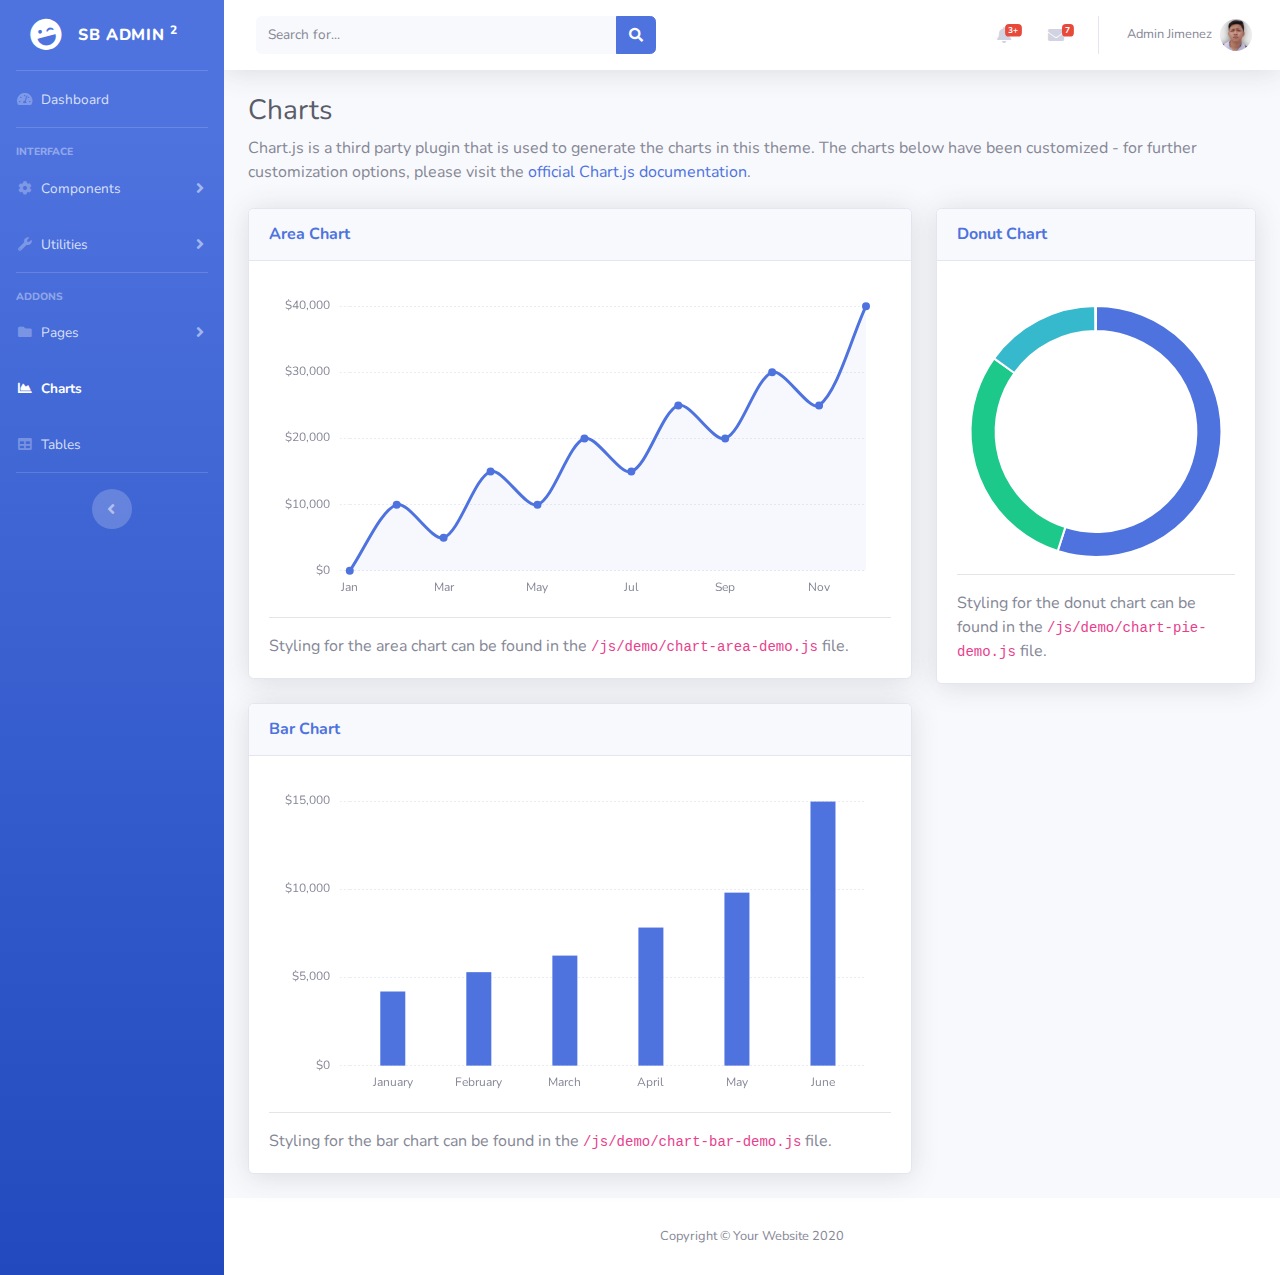
<file: charts.html>
<!DOCTYPE html>
<html lang="en">

<head>

    <meta charset="utf-8">
    <meta http-equiv="X-UA-Compatible" content="IE=edge">
    <meta name="viewport" content="width=device-width, initial-scale=1, shrink-to-fit=no">
    <meta name="description" content="">
    <meta name="author" content="">

    <title>iRehistro | Admin</title>

    <!-- Custom fonts for this template-->
    <link href="vendor/fontawesome-free/css/all.min.css" rel="stylesheet" type="text/css">
    <link
        href="https://fonts.googleapis.com/css?family=Nunito:200,200i,300,300i,400,400i,600,600i,700,700i,800,800i,900,900i"
        rel="stylesheet">

    <!-- Custom styles for this template-->
    <link href="css/sb-admin-2.min.css" rel="stylesheet">

</head>

<body id="page-top">

    <!-- Page Wrapper -->
    <div id="wrapper">

        <!-- Sidebar -->
        <ul class="navbar-nav bg-gradient-primary sidebar sidebar-dark accordion" id="accordionSidebar">

            <!-- Sidebar - Brand -->
            <a class="sidebar-brand d-flex align-items-center justify-content-center" href="index.php">
                <div class="sidebar-brand-icon rotate-n-15">
                    <i class="fas fa-laugh-wink"></i>
                </div>
                <div class="sidebar-brand-text mx-3">SB Admin <sup>2</sup></div>
            </a>

            <!-- Divider -->
            <hr class="sidebar-divider my-0">

            <!-- Nav Item - Dashboard -->
            <li class="nav-item">
                <a class="nav-link" href="index.php">
                    <i class="fas fa-fw fa-tachometer-alt"></i>
                    <span>Dashboard</span></a>
            </li>

            <!-- Divider -->
            <hr class="sidebar-divider">

            <!-- Heading -->
            <div class="sidebar-heading">
                Interface
            </div>

            <!-- Nav Item - Pages Collapse Menu -->
            <li class="nav-item">
                <a class="nav-link collapsed" href="#" data-toggle="collapse" data-target="#collapseTwo"
                    aria-expanded="true" aria-controls="collapseTwo">
                    <i class="fas fa-fw fa-cog"></i>
                    <span>Components</span>
                </a>
                <div id="collapseTwo" class="collapse" aria-labelledby="headingTwo" data-parent="#accordionSidebar">
                    <div class="bg-white py-2 collapse-inner rounded">
                        <h6 class="collapse-header">Custom Components:</h6>
                        <a class="collapse-item" href="buttons.html">Buttons</a>
                        <a class="collapse-item" href="cards.html">Cards</a>
                    </div>
                </div>
            </li>

            <!-- Nav Item - Utilities Collapse Menu -->
            <li class="nav-item">
                <a class="nav-link collapsed" href="#" data-toggle="collapse" data-target="#collapseUtilities"
                    aria-expanded="true" aria-controls="collapseUtilities">
                    <i class="fas fa-fw fa-wrench"></i>
                    <span>Utilities</span>
                </a>
                <div id="collapseUtilities" class="collapse" aria-labelledby="headingUtilities"
                    data-parent="#accordionSidebar">
                    <div class="bg-white py-2 collapse-inner rounded">
                        <h6 class="collapse-header">Custom Utilities:</h6>
                        <a class="collapse-item" href="utilities-color.html">Colors</a>
                        <a class="collapse-item" href="utilities-border.html">Borders</a>
                        <a class="collapse-item" href="utilities-animation.html">Animations</a>
                        <a class="collapse-item" href="utilities-other.html">Other</a>
                    </div>
                </div>
            </li>

            <!-- Divider -->
            <hr class="sidebar-divider">

            <!-- Heading -->
            <div class="sidebar-heading">
                Addons
            </div>

            <!-- Nav Item - Pages Collapse Menu -->
            <li class="nav-item">
                <a class="nav-link collapsed" href="#" data-toggle="collapse" data-target="#collapsePages"
                    aria-expanded="true" aria-controls="collapsePages">
                    <i class="fas fa-fw fa-folder"></i>
                    <span>Pages</span>
                </a>
                <div id="collapsePages" class="collapse" aria-labelledby="headingPages" data-parent="#accordionSidebar">
                    <div class="bg-white py-2 collapse-inner rounded">
                        <h6 class="collapse-header">Login Screens:</h6>
                        <a class="collapse-item" href="login.php">Login</a>
                        <a class="collapse-item" href="register.php">Register</a>
                        <a class="collapse-item" href="forgot-password.php">Forgot Password</a>
                        <div class="collapse-divider"></div>
                        <h6 class="collapse-header">Other Pages:</h6>
                        <a class="collapse-item" href="404.html">404 Page</a>
                        <a class="collapse-item" href="blank.html">Blank Page</a>
                    </div>
                </div>
            </li>

            <!-- Nav Item - Charts -->
            <li class="nav-item active">
                <a class="nav-link" href="charts.html">
                    <i class="fas fa-fw fa-chart-area"></i>
                    <span>Charts</span></a>
            </li>

            <!-- Nav Item - Tables -->
            <li class="nav-item">
                <a class="nav-link" href="tables.php">
                    <i class="fas fa-fw fa-table"></i>
                    <span>Tables</span></a>
            </li>

            <!-- Divider -->
            <hr class="sidebar-divider d-none d-md-block">

            <!-- Sidebar Toggler (Sidebar) -->
            <div class="text-center d-none d-md-inline">
                <button class="rounded-circle border-0" id="sidebarToggle"></button>
            </div>

        </ul>
        <!-- End of Sidebar -->

        <!-- Content Wrapper -->
        <div id="content-wrapper" class="d-flex flex-column">

            <!-- Main Content -->
            <div id="content">

                <!-- Topbar -->
                <nav class="navbar navbar-expand navbar-light bg-white topbar mb-4 static-top shadow">

                    <!-- Sidebar Toggle (Topbar) -->
                    <button id="sidebarToggleTop" class="btn btn-link d-md-none rounded-circle mr-3">
                        <i class="fa fa-bars"></i>
                    </button>

                    <!-- Topbar Search -->
                    <form
                        class="d-none d-sm-inline-block form-inline mr-auto ml-md-3 my-2 my-md-0 mw-100 navbar-search">
                        <div class="input-group">
                            <input type="text" class="form-control bg-light border-0 small" placeholder="Search for..."
                                aria-label="Search" aria-describedby="basic-addon2">
                            <div class="input-group-append">
                                <button class="btn btn-primary" type="button">
                                    <i class="fas fa-search fa-sm"></i>
                                </button>
                            </div>
                        </div>
                    </form>

                    <!-- Topbar Navbar -->
                    <ul class="navbar-nav ml-auto">

                        <!-- Nav Item - Search Dropdown (Visible Only XS) -->
                        <li class="nav-item dropdown no-arrow d-sm-none">
                            <a class="nav-link dropdown-toggle" href="#" id="searchDropdown" role="button"
                                data-toggle="dropdown" aria-haspopup="true" aria-expanded="false">
                                <i class="fas fa-search fa-fw"></i>
                            </a>
                            <!-- Dropdown - Messages -->
                            <div class="dropdown-menu dropdown-menu-right p-3 shadow animated--grow-in"
                                aria-labelledby="searchDropdown">
                                <form class="form-inline mr-auto w-100 navbar-search">
                                    <div class="input-group">
                                        <input type="text" class="form-control bg-light border-0 small"
                                            placeholder="Search for..." aria-label="Search"
                                            aria-describedby="basic-addon2">
                                        <div class="input-group-append">
                                            <button class="btn btn-primary" type="button">
                                                <i class="fas fa-search fa-sm"></i>
                                            </button>
                                        </div>
                                    </div>
                                </form>
                            </div>
                        </li>

                        <!-- Nav Item - Alerts -->
                        <li class="nav-item dropdown no-arrow mx-1">
                            <a class="nav-link dropdown-toggle" href="#" id="alertsDropdown" role="button"
                                data-toggle="dropdown" aria-haspopup="true" aria-expanded="false">
                                <i class="fas fa-bell fa-fw"></i>
                                <!-- Counter - Alerts -->
                                <span class="badge badge-danger badge-counter">3+</span>
                            </a>
                            <!-- Dropdown - Alerts -->
                            <div class="dropdown-list dropdown-menu dropdown-menu-right shadow animated--grow-in"
                                aria-labelledby="alertsDropdown">
                                <h6 class="dropdown-header">
                                    Alerts Center
                                </h6>
                                <a class="dropdown-item d-flex align-items-center" href="#">
                                    <div class="mr-3">
                                        <div class="icon-circle bg-primary">
                                            <i class="fas fa-file-alt text-white"></i>
                                        </div>
                                    </div>
                                    <div>
                                        <div class="small text-gray-500">April 29, 2021</div>
                                        <span class="font-weight-bold">A new user has been added!</span>
                                    </div>
                                </a>
                                <a class="dropdown-item d-flex align-items-center" href="#">
                                    <div class="mr-3">
                                        <div class="icon-circle bg-success">
                                            <i class="fas fa-donate text-white"></i>
                                        </div>
                                    </div>
                                    <div>
                                        <div class="small text-gray-500">April 29, 2021</div>
                                        A new user has been added!
                                    </div>
                                </a>
                                <a class="dropdown-item d-flex align-items-center" href="#">
                                    <div class="mr-3">
                                        <div class="icon-circle bg-warning">
                                            <i class="fas fa-exclamation-triangle text-white"></i>
                                        </div>
                                    </div>
                                    <div>
                                        <div class="small text-gray-500">April 29, 2021</div>
                                        Alert: We've noticed unusually log in attemps from a user.
                                    </div>
                                </a>
                                <a class="dropdown-item text-center small text-gray-500" href="#">Show All Alerts</a>
                            </div>
                        </li>

                        <!-- Nav Item - Messages -->
                        <li class="nav-item dropdown no-arrow mx-1">
                            <a class="nav-link dropdown-toggle" href="#" id="messagesDropdown" role="button"
                                data-toggle="dropdown" aria-haspopup="true" aria-expanded="false">
                                <i class="fas fa-envelope fa-fw"></i>
                                <!-- Counter - Messages -->
                                <span class="badge badge-danger badge-counter">7</span>
                            </a>
                            <!-- Dropdown - Messages -->
                            <div class="dropdown-list dropdown-menu dropdown-menu-right shadow animated--grow-in"
                                aria-labelledby="messagesDropdown">
                                <h6 class="dropdown-header">
                                    Message Center
                                </h6>
                                <a class="dropdown-item d-flex align-items-center" href="#">
                                    <div class="dropdown-list-image mr-3">
                                        <img class="rounded-circle" src="img/undraw_profile_1.svg"
                                            alt="">
                                        <div class="status-indicator bg-success"></div>
                                    </div>
                                    <div class="font-weight-bold">
                                        <div class="text-truncate">Hi there! I am wondering if you can help me with a
                                            problem I've been having.</div>
                                        <div class="small text-gray-500">Emily Fowler · 58m</div>
                                    </div>
                                </a>
                                <a class="dropdown-item d-flex align-items-center" href="#">
                                    <div class="dropdown-list-image mr-3">
                                        <img class="rounded-circle" src="img/undraw_profile_2.svg"
                                            alt="">
                                        <div class="status-indicator"></div>
                                    </div>
                                    <div>
                                        <div class="text-truncate">I have the some questions to ask, how
                                            can I get my voter's ID?</div>
                                        <div class="small text-gray-500">Jae Chun · 1d</div>
                                    </div>
                                </a>
                                <a class="dropdown-item d-flex align-items-center" href="#">
                                    <div class="dropdown-list-image mr-3">
                                        <img class="rounded-circle" src="img/undraw_profile_3.svg"
                                            alt="">
                                        <div class="status-indicator bg-warning"></div>
                                    </div>
                                    <div>
                                        <div class="text-truncate">I am very happy with
                                            the progress so far, keep up the good work!</div>
                                        <div class="small text-gray-500">Morgan Alvarez · 2d</div>
                                    </div>
                                </a>
                                <a class="dropdown-item text-center small text-gray-500" href="#">Read More Messages</a>
                            </div>
                        </li>

                        <div class="topbar-divider d-none d-sm-block"></div>

                        <!-- Nav Item - User Information -->
                        <li class="nav-item dropdown no-arrow">
                            <a class="nav-link dropdown-toggle" href="#" id="userDropdown" role="button"
                                data-toggle="dropdown" aria-haspopup="true" aria-expanded="false">
                                <span class="mr-2 d-none d-lg-inline text-gray-600 small">Admin Jimenez</span>
                                <img class="img-profile rounded-circle"
                                    src="img/me.jpg">
                            </a>
                            <!-- Dropdown - User Information -->
                            <div class="dropdown-menu dropdown-menu-right shadow animated--grow-in"
                                aria-labelledby="userDropdown">
                                <a class="dropdown-item" href="#">
                                    <i class="fas fa-user fa-sm fa-fw mr-2 text-gray-400"></i>
                                    Profile
                                </a>
                                <a class="dropdown-item" href="#">
                                    <i class="fas fa-cogs fa-sm fa-fw mr-2 text-gray-400"></i>
                                    Settings
                                </a>
                                <a class="dropdown-item" href="#">
                                    <i class="fas fa-list fa-sm fa-fw mr-2 text-gray-400"></i>
                                    Activity Log
                                </a>
                                <div class="dropdown-divider"></div>
                                <a class="dropdown-item" href="#" data-toggle="modal" data-target="#logoutModal">
                                    <i class="fas fa-sign-out-alt fa-sm fa-fw mr-2 text-gray-400"></i>
                                    Logout
                                </a>
                            </div>
                        </li>
                    </ul>

                </nav>
                <!-- End of Topbar -->

                <!-- Begin Page Content -->
                <div class="container-fluid">

                    <!-- Page Heading -->
                    <h1 class="h3 mb-2 text-gray-800">Charts</h1>
                    <p class="mb-4">Chart.js is a third party plugin that is used to generate the charts in this theme.
                        The charts below have been customized - for further customization options, please visit the <a
                            target="_blank" href="https://www.chartjs.org/docs/latest/">official Chart.js
                            documentation</a>.</p>

                    <!-- Content Row -->
                    <div class="row">

                        <div class="col-xl-8 col-lg-7">

                            <!-- Area Chart -->
                            <div class="card shadow mb-4">
                                <div class="card-header py-3">
                                    <h6 class="m-0 font-weight-bold text-primary">Area Chart</h6>
                                </div>
                                <div class="card-body">
                                    <div class="chart-area">
                                        <canvas id="myAreaChart"></canvas>
                                    </div>
                                    <hr>
                                    Styling for the area chart can be found in the
                                    <code>/js/demo/chart-area-demo.js</code> file.
                                </div>
                            </div>

                            <!-- Bar Chart -->
                            <div class="card shadow mb-4">
                                <div class="card-header py-3">
                                    <h6 class="m-0 font-weight-bold text-primary">Bar Chart</h6>
                                </div>
                                <div class="card-body">
                                    <div class="chart-bar">
                                        <canvas id="myBarChart"></canvas>
                                    </div>
                                    <hr>
                                    Styling for the bar chart can be found in the
                                    <code>/js/demo/chart-bar-demo.js</code> file.
                                </div>
                            </div>

                        </div>

                        <!-- Donut Chart -->
                        <div class="col-xl-4 col-lg-5">
                            <div class="card shadow mb-4">
                                <!-- Card Header - Dropdown -->
                                <div class="card-header py-3">
                                    <h6 class="m-0 font-weight-bold text-primary">Donut Chart</h6>
                                </div>
                                <!-- Card Body -->
                                <div class="card-body">
                                    <div class="chart-pie pt-4">
                                        <canvas id="myPieChart"></canvas>
                                    </div>
                                    <hr>
                                    Styling for the donut chart can be found in the
                                    <code>/js/demo/chart-pie-demo.js</code> file.
                                </div>
                            </div>
                        </div>
                    </div>

                </div>
                <!-- /.container-fluid -->

            </div>
            <!-- End of Main Content -->

            <!-- Footer -->
            <footer class="sticky-footer bg-white">
                <div class="container my-auto">
                    <div class="copyright text-center my-auto">
                        <span>Copyright &copy; Your Website 2020</span>
                    </div>
                </div>
            </footer>
            <!-- End of Footer -->

        </div>
        <!-- End of Content Wrapper -->

    </div>
    <!-- End of Page Wrapper -->

    <!-- Scroll to Top Button-->
    <a class="scroll-to-top rounded" href="#page-top">
        <i class="fas fa-angle-up"></i>
    </a>

    <!-- Logout Modal-->
    <div class="modal fade" id="logoutModal" tabindex="-1" role="dialog" aria-labelledby="exampleModalLabel"
        aria-hidden="true">
        <div class="modal-dialog" role="document">
            <div class="modal-content">
                <div class="modal-header">
                    <h5 class="modal-title" id="exampleModalLabel">Ready to Leave?</h5>
                    <button class="close" type="button" data-dismiss="modal" aria-label="Close">
                        <span aria-hidden="true">×</span>
                    </button>
                </div>
                <div class="modal-body">Select "Logout" below if you are ready to end your current session.</div>
                <div class="modal-footer">
                    <button class="btn btn-secondary" type="button" data-dismiss="modal">Cancel</button>
                    <a class="btn btn-primary" href="login.php">Logout</a>
                </div>
            </div>
        </div>
    </div>

    <!-- Bootstrap core JavaScript-->
    <script src="vendor/jquery/jquery.min.js"></script>
    <script src="vendor/bootstrap/js/bootstrap.bundle.min.js"></script>

    <!-- Core plugin JavaScript-->
    <script src="vendor/jquery-easing/jquery.easing.min.js"></script>

    <!-- Custom scripts for all pages-->
    <script src="js/sb-admin-2.min.js"></script>

    <!-- Page level plugins -->
    <script src="vendor/chart.js/Chart.min.js"></script>

    <!-- Page level custom scripts -->
    <script src="js/demo/chart-area-demo.js"></script>
    <script src="js/demo/chart-pie-demo.js"></script>
    <script src="js/demo/chart-bar-demo.js"></script>

</body>

</html>
</file>
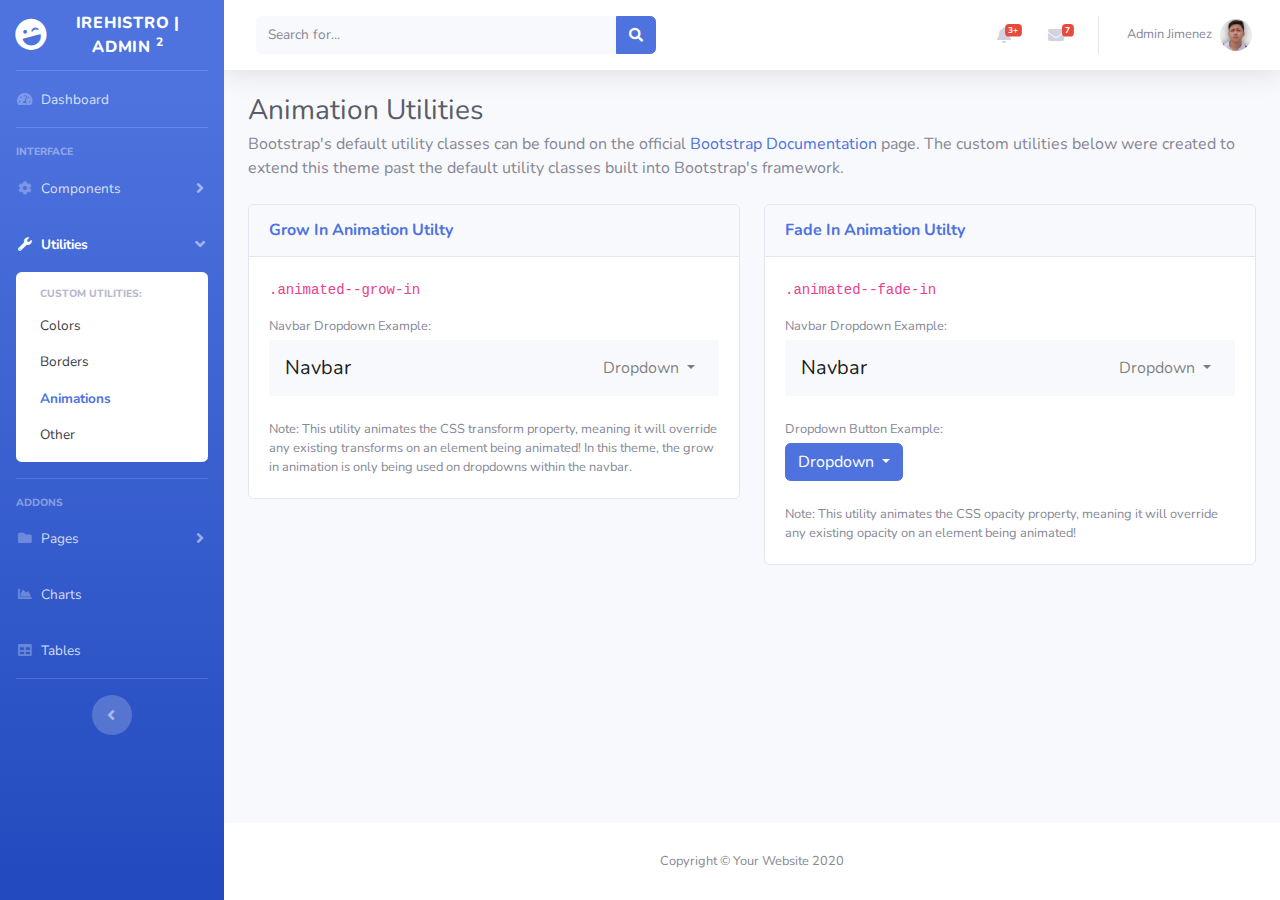
<file: utilities-animation.html>
<!DOCTYPE html>
<html lang="en">

<head>

    <meta charset="utf-8">
    <meta http-equiv="X-UA-Compatible" content="IE=edge">
    <meta name="viewport" content="width=device-width, initial-scale=1, shrink-to-fit=no">
    <meta name="description" content="">
    <meta name="author" content="">

    <title>iRehistro | Admin - Animation Utilities</title>

    <!-- Custom fonts for this template-->
    <link href="vendor/fontawesome-free/css/all.min.css" rel="stylesheet" type="text/css">
    <link
        href="https://fonts.googleapis.com/css?family=Nunito:200,200i,300,300i,400,400i,600,600i,700,700i,800,800i,900,900i"
        rel="stylesheet">

    <!-- Custom styles for this template-->
    <link href="css/sb-admin-2.min.css" rel="stylesheet">

</head>

<body id="page-top">

    <!-- Page Wrapper -->
    <div id="wrapper">

        <!-- Sidebar -->
        <ul class="navbar-nav bg-gradient-primary sidebar sidebar-dark accordion" id="accordionSidebar">

            <!-- Sidebar - Brand -->
            <a class="sidebar-brand d-flex align-items-center justify-content-center" href="index.php">
                <div class="sidebar-brand-icon rotate-n-15">
                    <i class="fas fa-laugh-wink"></i>
                </div>
                <div class="sidebar-brand-text mx-3">iRehistro | Admin <sup>2</sup></div>
            </a>

            <!-- Divider -->
            <hr class="sidebar-divider my-0">

            <!-- Nav Item - Dashboard -->
            <li class="nav-item">
                <a class="nav-link" href="index.php">
                    <i class="fas fa-fw fa-tachometer-alt"></i>
                    <span>Dashboard</span></a>
            </li>

            <!-- Divider -->
            <hr class="sidebar-divider">

            <!-- Heading -->
            <div class="sidebar-heading">
                Interface
            </div>

            <!-- Nav Item - Pages Collapse Menu -->
            <li class="nav-item">
                <a class="nav-link collapsed" href="#" data-toggle="collapse" data-target="#collapseTwo"
                    aria-expanded="true" aria-controls="collapseTwo">
                    <i class="fas fa-fw fa-cog"></i>
                    <span>Components</span>
                </a>
                <div id="collapseTwo" class="collapse" aria-labelledby="headingTwo" data-parent="#accordionSidebar">
                    <div class="bg-white py-2 collapse-inner rounded">
                        <h6 class="collapse-header">Custom Components:</h6>
                        <a class="collapse-item" href="buttons.html">Buttons</a>
                        <a class="collapse-item" href="cards.html">Cards</a>
                    </div>
                </div>
            </li>

            <!-- Nav Item - Utilities Collapse Menu -->
            <li class="nav-item active">
                <a class="nav-link" href="#" data-toggle="collapse" data-target="#collapseUtilities"
                    aria-expanded="true" aria-controls="collapseUtilities">
                    <i class="fas fa-fw fa-wrench"></i>
                    <span>Utilities</span>
                </a>
                <div id="collapseUtilities" class="collapse show" aria-labelledby="headingUtilities"
                    data-parent="#accordionSidebar">
                    <div class="bg-white py-2 collapse-inner rounded">
                        <h6 class="collapse-header">Custom Utilities:</h6>
                        <a class="collapse-item" href="utilities-color.html">Colors</a>
                        <a class="collapse-item" href="utilities-border.html">Borders</a>
                        <a class="collapse-item active" href="utilities-animation.html">Animations</a>
                        <a class="collapse-item" href="utilities-other.html">Other</a>
                    </div>
                </div>
            </li>

            <!-- Divider -->
            <hr class="sidebar-divider">

            <!-- Heading -->
            <div class="sidebar-heading">
                Addons
            </div>

            <!-- Nav Item - Pages Collapse Menu -->
            <li class="nav-item">
                <a class="nav-link collapsed" href="#" data-toggle="collapse" data-target="#collapsePages"
                    aria-expanded="true" aria-controls="collapsePages">
                    <i class="fas fa-fw fa-folder"></i>
                    <span>Pages</span>
                </a>
                <div id="collapsePages" class="collapse" aria-labelledby="headingPages" data-parent="#accordionSidebar">
                    <div class="bg-white py-2 collapse-inner rounded">
                        <h6 class="collapse-header">Login Screens:</h6>
                        <a class="collapse-item" href="login.php">Login</a>
                        <a class="collapse-item" href="register.php">Register</a>
                        <a class="collapse-item" href="forgot-password.php">Forgot Password</a>
                        <div class="collapse-divider"></div>
                        <h6 class="collapse-header">Other Pages:</h6>
                        <a class="collapse-item" href="404.html">404 Page</a>
                        <a class="collapse-item" href="blank.html">Blank Page</a>
                    </div>
                </div>
            </li>

            <!-- Nav Item - Charts -->
            <li class="nav-item">
                <a class="nav-link" href="charts.html">
                    <i class="fas fa-fw fa-chart-area"></i>
                    <span>Charts</span></a>
            </li>

            <!-- Nav Item - Tables -->
            <li class="nav-item">
                <a class="nav-link" href="tables.php">
                    <i class="fas fa-fw fa-table"></i>
                    <span>Tables</span></a>
            </li>

            <!-- Divider -->
            <hr class="sidebar-divider d-none d-md-block">

            <!-- Sidebar Toggler (Sidebar) -->
            <div class="text-center d-none d-md-inline">
                <button class="rounded-circle border-0" id="sidebarToggle"></button>
            </div>

        </ul>
        <!-- End of Sidebar -->

        <!-- Content Wrapper -->
        <div id="content-wrapper" class="d-flex flex-column">

            <!-- Main Content -->
            <div id="content">

                <!-- Topbar -->
                <nav class="navbar navbar-expand navbar-light bg-white topbar mb-4 static-top shadow">

                    <!-- Sidebar Toggle (Topbar) -->
                    <button id="sidebarToggleTop" class="btn btn-link d-md-none rounded-circle mr-3">
                        <i class="fa fa-bars"></i>
                    </button>

                    <!-- Topbar Search -->
                    <form
                        class="d-none d-sm-inline-block form-inline mr-auto ml-md-3 my-2 my-md-0 mw-100 navbar-search">
                        <div class="input-group">
                            <input type="text" class="form-control bg-light border-0 small" placeholder="Search for..."
                                aria-label="Search" aria-describedby="basic-addon2">
                            <div class="input-group-append">
                                <button class="btn btn-primary" type="button">
                                    <i class="fas fa-search fa-sm"></i>
                                </button>
                            </div>
                        </div>
                    </form>

                    <!-- Topbar Navbar -->
                    <ul class="navbar-nav ml-auto">

                        <!-- Nav Item - Search Dropdown (Visible Only XS) -->
                        <li class="nav-item dropdown no-arrow d-sm-none">
                            <a class="nav-link dropdown-toggle" href="#" id="searchDropdown" role="button"
                                data-toggle="dropdown" aria-haspopup="true" aria-expanded="false">
                                <i class="fas fa-search fa-fw"></i>
                            </a>
                            <!-- Dropdown - Messages -->
                            <div class="dropdown-menu dropdown-menu-right p-3 shadow animated--grow-in"
                                aria-labelledby="searchDropdown">
                                <form class="form-inline mr-auto w-100 navbar-search">
                                    <div class="input-group">
                                        <input type="text" class="form-control bg-light border-0 small"
                                            placeholder="Search for..." aria-label="Search"
                                            aria-describedby="basic-addon2">
                                        <div class="input-group-append">
                                            <button class="btn btn-primary" type="button">
                                                <i class="fas fa-search fa-sm"></i>
                                            </button>
                                        </div>
                                    </div>
                                </form>
                            </div>
                        </li>

                        <!-- Nav Item - Alerts -->
                        <li class="nav-item dropdown no-arrow mx-1">
                            <a class="nav-link dropdown-toggle" href="#" id="alertsDropdown" role="button"
                                data-toggle="dropdown" aria-haspopup="true" aria-expanded="false">
                                <i class="fas fa-bell fa-fw"></i>
                                <!-- Counter - Alerts -->
                                <span class="badge badge-danger badge-counter">3+</span>
                            </a>
                            <!-- Dropdown - Alerts -->
                            <div class="dropdown-list dropdown-menu dropdown-menu-right shadow animated--grow-in"
                            aria-labelledby="alertsDropdown">
                            <h6 class="dropdown-header">
                                Alerts Center
                            </h6>
                            <a class="dropdown-item d-flex align-items-center" href="#">
                                <div class="mr-3">
                                    <div class="icon-circle bg-primary">
                                        <i class="fas fa-file-alt text-white"></i>
                                    </div>
                                </div>
                                <div>
                                    <div class="small text-gray-500">April 29, 2021</div>
                                    <span class="font-weight-bold">A new user has been added!</span>
                                </div>
                            </a>
                            <a class="dropdown-item d-flex align-items-center" href="#">
                                <div class="mr-3">
                                    <div class="icon-circle bg-success">
                                        <i class="fas fa-donate text-white"></i>
                                    </div>
                                </div>
                                <div>
                                    <div class="small text-gray-500">April 29, 2021</div>
                                    A new user has been added!
                                </div>
                            </a>
                            <a class="dropdown-item d-flex align-items-center" href="#">
                                <div class="mr-3">
                                    <div class="icon-circle bg-warning">
                                        <i class="fas fa-exclamation-triangle text-white"></i>
                                    </div>
                                </div>
                                <div>
                                    <div class="small text-gray-500">April 29, 2021</div>
                                    Alert: We've noticed unusually log in attemps from a user.
                                </div>
                            </a>
                            <a class="dropdown-item text-center small text-gray-500" href="#">Show All Alerts</a>
                        </div>
                    </li>

                        <!-- Nav Item - Messages -->
                        <li class="nav-item dropdown no-arrow mx-1">
                            <a class="nav-link dropdown-toggle" href="#" id="messagesDropdown" role="button"
                                data-toggle="dropdown" aria-haspopup="true" aria-expanded="false">
                                <i class="fas fa-envelope fa-fw"></i>
                                <!-- Counter - Messages -->
                                <span class="badge badge-danger badge-counter">7</span>
                            </a>
                            <!-- Dropdown - Messages -->
                            <div class="dropdown-list dropdown-menu dropdown-menu-right shadow animated--grow-in"
                                aria-labelledby="messagesDropdown">
                                <h6 class="dropdown-header">
                                    Message Center
                                </h6>
                                <a class="dropdown-item d-flex align-items-center" href="#">
                                    <div class="dropdown-list-image mr-3">
                                        <img class="rounded-circle" src="img/undraw_profile_1.svg"
                                            alt="">
                                        <div class="status-indicator bg-success"></div>
                                    </div>
                                    <div class="font-weight-bold">
                                        <div class="text-truncate">Hi there! I am wondering if you can help me with a
                                            problem I've been having.</div>
                                        <div class="small text-gray-500">Emily Fowler · 58m</div>
                                    </div>
                                </a>
                                <a class="dropdown-item d-flex align-items-center" href="#">
                                    <div class="dropdown-list-image mr-3">
                                        <img class="rounded-circle" src="img/undraw_profile_2.svg"
                                            alt="">
                                        <div class="status-indicator"></div>
                                    </div>
                                    <div>
                                        <div class="text-truncate">I have the some questions to ask, how
                                            can I get my voter's ID?</div>
                                        <div class="small text-gray-500">Jae Chun · 1d</div>
                                    </div>
                                </a>
                                <a class="dropdown-item d-flex align-items-center" href="#">
                                    <div class="dropdown-list-image mr-3">
                                        <img class="rounded-circle" src="img/undraw_profile_3.svg"
                                            alt="">
                                        <div class="status-indicator bg-warning"></div>
                                    </div>
                                    <div>
                                        <div class="text-truncate">I am very happy with
                                            the progress so far, keep up the good work!</div>
                                        <div class="small text-gray-500">Morgan Alvarez · 2d</div>
                                    </div>
                                </a>
                                <a class="dropdown-item text-center small text-gray-500" href="#">Read More Messages</a>
                            </div>
                        </li>

                        <div class="topbar-divider d-none d-sm-block"></div>

                        <!-- Nav Item - User Information -->
                        <li class="nav-item dropdown no-arrow">
                            <a class="nav-link dropdown-toggle" href="#" id="userDropdown" role="button"
                                data-toggle="dropdown" aria-haspopup="true" aria-expanded="false">
                                <span class="mr-2 d-none d-lg-inline text-gray-600 small">Admin Jimenez</span>
                                <img class="img-profile rounded-circle"
                                    src="img/me.jpg">
                            </a>
                            <!-- Dropdown - User Information -->
                            <div class="dropdown-menu dropdown-menu-right shadow animated--grow-in"
                                aria-labelledby="userDropdown">
                                <a class="dropdown-item" href="#">
                                    <i class="fas fa-user fa-sm fa-fw mr-2 text-gray-400"></i>
                                    Profile
                                </a>
                                <a class="dropdown-item" href="#">
                                    <i class="fas fa-cogs fa-sm fa-fw mr-2 text-gray-400"></i>
                                    Settings
                                </a>
                                <a class="dropdown-item" href="#">
                                    <i class="fas fa-list fa-sm fa-fw mr-2 text-gray-400"></i>
                                    Activity Log
                                </a>
                                <div class="dropdown-divider"></div>
                                <a class="dropdown-item" href="#" data-toggle="modal" data-target="#logoutModal">
                                    <i class="fas fa-sign-out-alt fa-sm fa-fw mr-2 text-gray-400"></i>
                                    Logout
                                </a>
                            </div>
                        </li>

                    </ul>

                </nav>
                <!-- End of Topbar -->

                <!-- Begin Page Content -->
                <div class="container-fluid">

                    <!-- Page Heading -->
                    <h1 class="h3 mb-1 text-gray-800">Animation Utilities</h1>
                    <p class="mb-4">Bootstrap's default utility classes can be found on the official <a
                            href="https://getbootstrap.com/docs">Bootstrap Documentation</a> page. The custom utilities
                        below were created to extend this theme past the default utility classes built into Bootstrap's
                        framework.</p>

                    <!-- Content Row -->
                    <div class="row">

                        <!-- Grow In Utility -->
                        <div class="col-lg-6">

                            <div class="card position-relative">
                                <div class="card-header py-3">
                                    <h6 class="m-0 font-weight-bold text-primary">Grow In Animation Utilty</h6>
                                </div>
                                <div class="card-body">
                                    <div class="mb-3">
                                        <code>.animated--grow-in</code>
                                    </div>
                                    <div class="small mb-1">Navbar Dropdown Example:</div>
                                    <nav class="navbar navbar-expand navbar-light bg-light mb-4">
                                        <a class="navbar-brand" href="#">Navbar</a>
                                        <ul class="navbar-nav ml-auto">
                                            <li class="nav-item dropdown">
                                                <a class="nav-link dropdown-toggle" href="#" id="navbarDropdown"
                                                    role="button" data-toggle="dropdown" aria-haspopup="true"
                                                    aria-expanded="false">
                                                    Dropdown
                                                </a>
                                                <div class="dropdown-menu dropdown-menu-right animated--grow-in"
                                                    aria-labelledby="navbarDropdown">
                                                    <a class="dropdown-item" href="#">Action</a>
                                                    <a class="dropdown-item" href="#">Another action</a>
                                                    <div class="dropdown-divider"></div>
                                                    <a class="dropdown-item" href="#">Something else here</a>
                                                </div>
                                            </li>
                                        </ul>
                                    </nav>
                                    <p class="mb-0 small">Note: This utility animates the CSS transform property,
                                        meaning it will override any existing transforms on an element being animated!
                                        In this theme, the grow in animation is only being used on dropdowns within the
                                        navbar.</p>
                                </div>
                            </div>

                        </div>

                        <!-- Fade In Utility -->
                        <div class="col-lg-6">

                            <div class="card position-relative">
                                <div class="card-header py-3">
                                    <h6 class="m-0 font-weight-bold text-primary">Fade In Animation Utilty</h6>
                                </div>
                                <div class="card-body">
                                    <div class="mb-3">
                                        <code>.animated--fade-in</code>
                                    </div>
                                    <div class="small mb-1">Navbar Dropdown Example:</div>
                                    <nav class="navbar navbar-expand navbar-light bg-light mb-4">
                                        <a class="navbar-brand" href="#">Navbar</a>
                                        <ul class="navbar-nav ml-auto">
                                            <li class="nav-item dropdown">
                                                <a class="nav-link dropdown-toggle" href="#" id="navbarDropdown"
                                                    role="button" data-toggle="dropdown" aria-haspopup="true"
                                                    aria-expanded="false">
                                                    Dropdown
                                                </a>
                                                <div class="dropdown-menu dropdown-menu-right animated--fade-in"
                                                    aria-labelledby="navbarDropdown">
                                                    <a class="dropdown-item" href="#">Action</a>
                                                    <a class="dropdown-item" href="#">Another action</a>
                                                    <div class="dropdown-divider"></div>
                                                    <a class="dropdown-item" href="#">Something else here</a>
                                                </div>
                                            </li>
                                        </ul>
                                    </nav>
                                    <div class="small mb-1">Dropdown Button Example:</div>
                                    <div class="dropdown mb-4">
                                        <button class="btn btn-primary dropdown-toggle" type="button"
                                            id="dropdownMenuButton" data-toggle="dropdown" aria-haspopup="true"
                                            aria-expanded="false">
                                            Dropdown
                                        </button>
                                        <div class="dropdown-menu animated--fade-in"
                                            aria-labelledby="dropdownMenuButton">
                                            <a class="dropdown-item" href="#">Action</a>
                                            <a class="dropdown-item" href="#">Another action</a>
                                            <a class="dropdown-item" href="#">Something else here</a>
                                        </div>
                                    </div>
                                    <p class="mb-0 small">Note: This utility animates the CSS opacity property, meaning
                                        it will override any existing opacity on an element being animated!</p>
                                </div>
                            </div>

                        </div>

                    </div>

                </div>
                <!-- /.container-fluid -->

            </div>
            <!-- End of Main Content -->

            <!-- Footer -->
            <footer class="sticky-footer bg-white">
                <div class="container my-auto">
                    <div class="copyright text-center my-auto">
                        <span>Copyright &copy; Your Website 2020</span>
                    </div>
                </div>
            </footer>
            <!-- End of Footer -->

        </div>
        <!-- End of Content Wrapper -->

    </div>
    <!-- End of Page Wrapper -->

    <!-- Scroll to Top Button-->
    <a class="scroll-to-top rounded" href="#page-top">
        <i class="fas fa-angle-up"></i>
    </a>

    <!-- Logout Modal-->
    <div class="modal fade" id="logoutModal" tabindex="-1" role="dialog" aria-labelledby="exampleModalLabel"
        aria-hidden="true">
        <div class="modal-dialog" role="document">
            <div class="modal-content">
                <div class="modal-header">
                    <h5 class="modal-title" id="exampleModalLabel">Ready to Leave?</h5>
                    <button class="close" type="button" data-dismiss="modal" aria-label="Close">
                        <span aria-hidden="true">×</span>
                    </button>
                </div>
                <div class="modal-body">Select "Logout" below if you are ready to end your current session.</div>
                <div class="modal-footer">
                    <button class="btn btn-secondary" type="button" data-dismiss="modal">Cancel</button>
                    <a class="btn btn-primary" href="login.html">Logout</a>
                </div>
            </div>
        </div>
    </div>

    <!-- Bootstrap core JavaScript-->
    <script src="vendor/jquery/jquery.min.js"></script>
    <script src="vendor/bootstrap/js/bootstrap.bundle.min.js"></script>

    <!-- Core plugin JavaScript-->
    <script src="vendor/jquery-easing/jquery.easing.min.js"></script>

    <!-- Custom scripts for all pages-->
    <script src="js/sb-admin-2.min.js"></script>

</body>

</html>
</file>
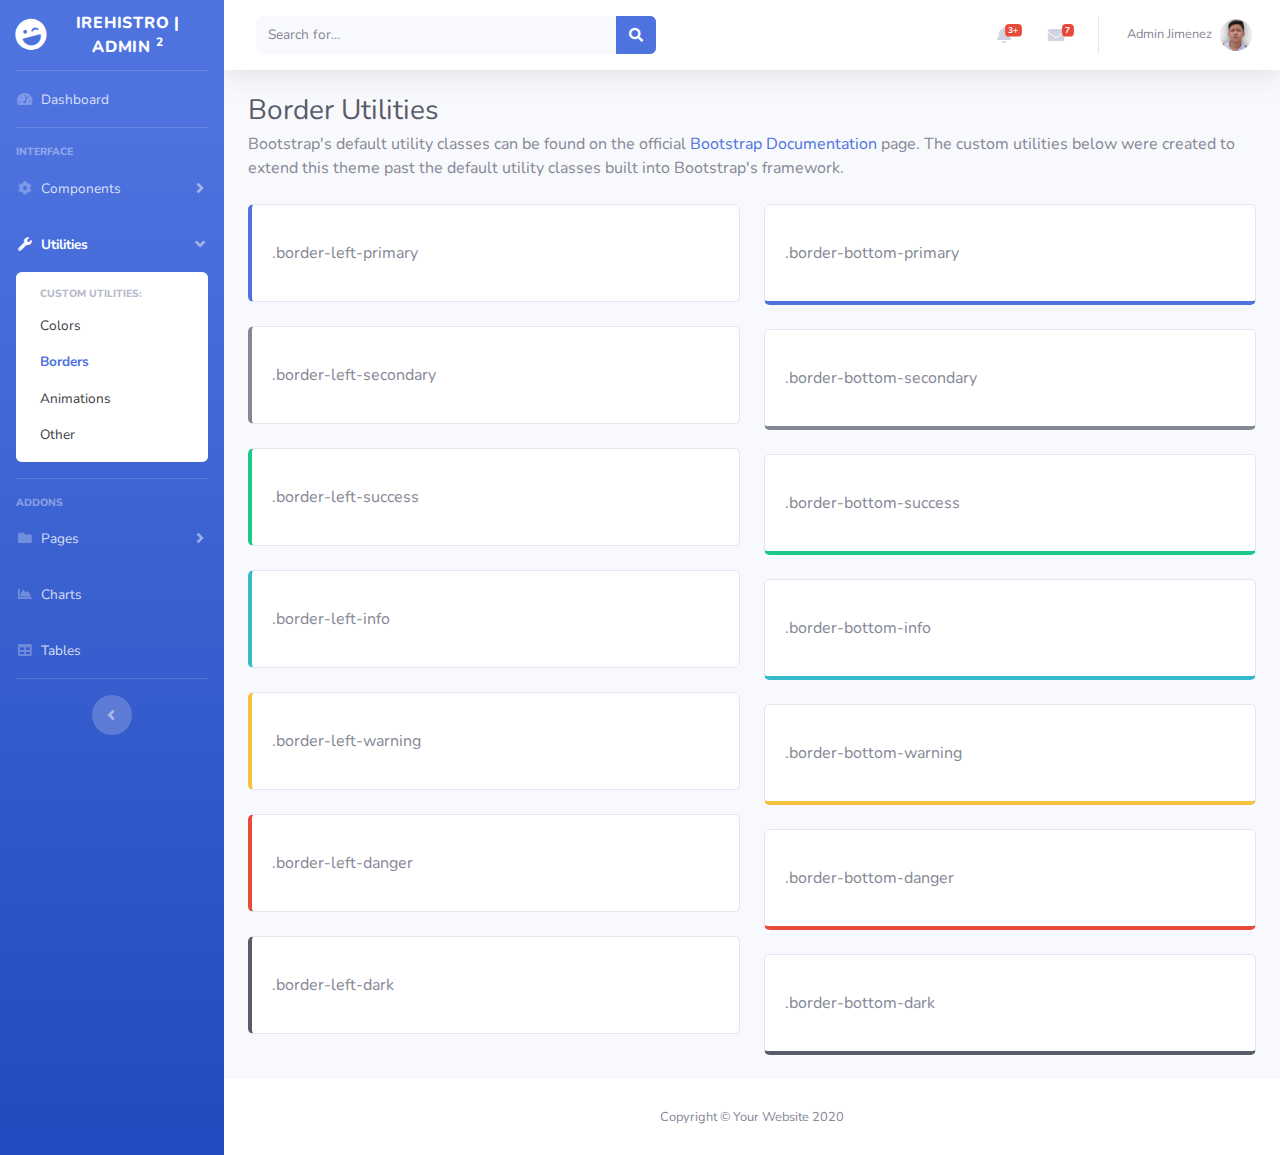
<file: utilities-border.html>
<!DOCTYPE html>
<html lang="en">

<head>

    <meta charset="utf-8">
    <meta http-equiv="X-UA-Compatible" content="IE=edge">
    <meta name="viewport" content="width=device-width, initial-scale=1, shrink-to-fit=no">
    <meta name="description" content="">
    <meta name="author" content="">

    <title>iRehistro | Admin - Border Utilities</title>

    <!-- Custom fonts for this template-->
    <link href="vendor/fontawesome-free/css/all.min.css" rel="stylesheet" type="text/css">
    <link
        href="https://fonts.googleapis.com/css?family=Nunito:200,200i,300,300i,400,400i,600,600i,700,700i,800,800i,900,900i"
        rel="stylesheet">

    <!-- Custom styles for this template-->
    <link href="css/sb-admin-2.min.css" rel="stylesheet">

</head>

<body id="page-top">

    <!-- Page Wrapper -->
    <div id="wrapper">

        <!-- Sidebar -->
        <ul class="navbar-nav bg-gradient-primary sidebar sidebar-dark accordion" id="accordionSidebar">

            <!-- Sidebar - Brand -->
            <a class="sidebar-brand d-flex align-items-center justify-content-center" href="index.php">
                <div class="sidebar-brand-icon rotate-n-15">
                    <i class="fas fa-laugh-wink"></i>
                </div>
                <div class="sidebar-brand-text mx-3">iRehistro | Admin <sup>2</sup></div>
            </a>

            <!-- Divider -->
            <hr class="sidebar-divider my-0">

            <!-- Nav Item - Dashboard -->
            <li class="nav-item">
                <a class="nav-link" href="index.php">
                    <i class="fas fa-fw fa-tachometer-alt"></i>
                    <span>Dashboard</span></a>
            </li>

            <!-- Divider -->
            <hr class="sidebar-divider">

            <!-- Heading -->
            <div class="sidebar-heading">
                Interface
            </div>

            <!-- Nav Item - Pages Collapse Menu -->
            <li class="nav-item">
                <a class="nav-link collapsed" href="#" data-toggle="collapse" data-target="#collapseTwo"
                    aria-expanded="true" aria-controls="collapseTwo">
                    <i class="fas fa-fw fa-cog"></i>
                    <span>Components</span>
                </a>
                <div id="collapseTwo" class="collapse" aria-labelledby="headingTwo" data-parent="#accordionSidebar">
                    <div class="bg-white py-2 collapse-inner rounded">
                        <h6 class="collapse-header">Custom Components:</h6>
                        <a class="collapse-item" href="buttons.html">Buttons</a>
                        <a class="collapse-item" href="cards.html">Cards</a>
                    </div>
                </div>
            </li>

            <!-- Nav Item - Utilities Collapse Menu -->
            <li class="nav-item active">
                <a class="nav-link" href="#" data-toggle="collapse" data-target="#collapseUtilities"
                    aria-expanded="true" aria-controls="collapseUtilities">
                    <i class="fas fa-fw fa-wrench"></i>
                    <span>Utilities</span>
                </a>
                <div id="collapseUtilities" class="collapse show" aria-labelledby="headingUtilities"
                    data-parent="#accordionSidebar">
                    <div class="bg-white py-2 collapse-inner rounded">
                        <h6 class="collapse-header">Custom Utilities:</h6>
                        <a class="collapse-item" href="utilities-color.html">Colors</a>
                        <a class="collapse-item active" href="utilities-border.html">Borders</a>
                        <a class="collapse-item" href="utilities-animation.html">Animations</a>
                        <a class="collapse-item" href="utilities-other.html">Other</a>
                    </div>
                </div>
            </li>

            <!-- Divider -->
            <hr class="sidebar-divider">

            <!-- Heading -->
            <div class="sidebar-heading">
                Addons
            </div>

            <!-- Nav Item - Pages Collapse Menu -->
            <li class="nav-item">
                <a class="nav-link collapsed" href="#" data-toggle="collapse" data-target="#collapsePages"
                    aria-expanded="true" aria-controls="collapsePages">
                    <i class="fas fa-fw fa-folder"></i>
                    <span>Pages</span>
                </a>
                <div id="collapsePages" class="collapse" aria-labelledby="headingPages" data-parent="#accordionSidebar">
                    <div class="bg-white py-2 collapse-inner rounded">
                        <h6 class="collapse-header">Login Screens:</h6>
                        <a class="collapse-item" href="login.php">Login</a>
                        <a class="collapse-item" href="register.php">Register</a>
                        <a class="collapse-item" href="forgot-password.php">Forgot Password</a>
                        <div class="collapse-divider"></div>
                        <h6 class="collapse-header">Other Pages:</h6>
                        <a class="collapse-item" href="404.html">404 Page</a>
                        <a class="collapse-item" href="blank.html">Blank Page</a>
                    </div>
                </div>
            </li>

            <!-- Nav Item - Charts -->
            <li class="nav-item">
                <a class="nav-link" href="charts.html">
                    <i class="fas fa-fw fa-chart-area"></i>
                    <span>Charts</span></a>
            </li>

            <!-- Nav Item - Tables -->
            <li class="nav-item">
                <a class="nav-link" href="tables.php">
                    <i class="fas fa-fw fa-table"></i>
                    <span>Tables</span></a>
            </li>

            <!-- Divider -->
            <hr class="sidebar-divider d-none d-md-block">

            <!-- Sidebar Toggler (Sidebar) -->
            <div class="text-center d-none d-md-inline">
                <button class="rounded-circle border-0" id="sidebarToggle"></button>
            </div>

        </ul>
        <!-- End of Sidebar -->

        <!-- Content Wrapper -->
        <div id="content-wrapper" class="d-flex flex-column">

            <!-- Main Content -->
            <div id="content">

                <!-- Topbar -->
                <nav class="navbar navbar-expand navbar-light bg-white topbar mb-4 static-top shadow">

                    <!-- Sidebar Toggle (Topbar) -->
                    <button id="sidebarToggleTop" class="btn btn-link d-md-none rounded-circle mr-3">
                        <i class="fa fa-bars"></i>
                    </button>

                    <!-- Topbar Search -->
                    <form
                        class="d-none d-sm-inline-block form-inline mr-auto ml-md-3 my-2 my-md-0 mw-100 navbar-search">
                        <div class="input-group">
                            <input type="text" class="form-control bg-light border-0 small" placeholder="Search for..."
                                aria-label="Search" aria-describedby="basic-addon2">
                            <div class="input-group-append">
                                <button class="btn btn-primary" type="button">
                                    <i class="fas fa-search fa-sm"></i>
                                </button>
                            </div>
                        </div>
                    </form>

                    <!-- Topbar Navbar -->
                    <ul class="navbar-nav ml-auto">

                        <!-- Nav Item - Search Dropdown (Visible Only XS) -->
                        <li class="nav-item dropdown no-arrow d-sm-none">
                            <a class="nav-link dropdown-toggle" href="#" id="searchDropdown" role="button"
                                data-toggle="dropdown" aria-haspopup="true" aria-expanded="false">
                                <i class="fas fa-search fa-fw"></i>
                            </a>
                            <!-- Dropdown - Messages -->
                            <div class="dropdown-menu dropdown-menu-right p-3 shadow animated--grow-in"
                                aria-labelledby="searchDropdown">
                                <form class="form-inline mr-auto w-100 navbar-search">
                                    <div class="input-group">
                                        <input type="text" class="form-control bg-light border-0 small"
                                            placeholder="Search for..." aria-label="Search"
                                            aria-describedby="basic-addon2">
                                        <div class="input-group-append">
                                            <button class="btn btn-primary" type="button">
                                                <i class="fas fa-search fa-sm"></i>
                                            </button>
                                        </div>
                                    </div>
                                </form>
                            </div>
                        </li>

                        <!-- Nav Item - Alerts -->
                        <li class="nav-item dropdown no-arrow mx-1">
                            <a class="nav-link dropdown-toggle" href="#" id="alertsDropdown" role="button"
                                data-toggle="dropdown" aria-haspopup="true" aria-expanded="false">
                                <i class="fas fa-bell fa-fw"></i>
                                <!-- Counter - Alerts -->
                                <span class="badge badge-danger badge-counter">3+</span>
                            </a>
                            <!-- Dropdown - Alerts -->
                            <div class="dropdown-list dropdown-menu dropdown-menu-right shadow animated--grow-in"
                                aria-labelledby="alertsDropdown">
                                <h6 class="dropdown-header">
                                    Alerts Center
                                </h6>
                                <a class="dropdown-item d-flex align-items-center" href="#">
                                    <div class="mr-3">
                                        <div class="icon-circle bg-primary">
                                            <i class="fas fa-file-alt text-white"></i>
                                        </div>
                                    </div>
                                    <div>
                                        <div class="small text-gray-500">April 29, 2021</div>
                                        <span class="font-weight-bold">A new user has been added!</span>
                                    </div>
                                </a>
                                <a class="dropdown-item d-flex align-items-center" href="#">
                                    <div class="mr-3">
                                        <div class="icon-circle bg-success">
                                            <i class="fas fa-donate text-white"></i>
                                        </div>
                                    </div>
                                    <div>
                                        <div class="small text-gray-500">April 29, 2021</div>
                                        A new user has been added!
                                    </div>
                                </a>
                                <a class="dropdown-item d-flex align-items-center" href="#">
                                    <div class="mr-3">
                                        <div class="icon-circle bg-warning">
                                            <i class="fas fa-exclamation-triangle text-white"></i>
                                        </div>
                                    </div>
                                    <div>
                                        <div class="small text-gray-500">April 29, 2021</div>
                                        Alert: We've noticed unusually log in attemps from a user.
                                    </div>
                                </a>
                                <a class="dropdown-item text-center small text-gray-500" href="#">Show All Alerts</a>
                            </div>
                        </li>
                        <!-- Nav Item - Messages -->
                        <li class="nav-item dropdown no-arrow mx-1">
                            <a class="nav-link dropdown-toggle" href="#" id="messagesDropdown" role="button"
                                data-toggle="dropdown" aria-haspopup="true" aria-expanded="false">
                                <i class="fas fa-envelope fa-fw"></i>
                                <!-- Counter - Messages -->
                                <span class="badge badge-danger badge-counter">7</span>
                            </a>
                            <!-- Dropdown - Messages -->
                            <div class="dropdown-list dropdown-menu dropdown-menu-right shadow animated--grow-in"
                                aria-labelledby="messagesDropdown">
                                <h6 class="dropdown-header">
                                    Message Center
                                </h6>
                                <a class="dropdown-item d-flex align-items-center" href="#">
                                    <div class="dropdown-list-image mr-3">
                                        <img class="rounded-circle" src="img/undraw_profile_1.svg"
                                            alt="">
                                        <div class="status-indicator bg-success"></div>
                                    </div>
                                    <div class="font-weight-bold">
                                        <div class="text-truncate">Hi there! I am wondering if you can help me with a
                                            problem I've been having.</div>
                                        <div class="small text-gray-500">Emily Fowler · 58m</div>
                                    </div>
                                </a>
                                <a class="dropdown-item d-flex align-items-center" href="#">
                                    <div class="dropdown-list-image mr-3">
                                        <img class="rounded-circle" src="img/undraw_profile_2.svg"
                                            alt="">
                                        <div class="status-indicator"></div>
                                    </div>
                                    <div>
                                        <div class="text-truncate">I have the some questions to ask, how
                                            can I get my voter's ID?</div>
                                        <div class="small text-gray-500">Jae Chun · 1d</div>
                                    </div>
                                </a>
                                <a class="dropdown-item d-flex align-items-center" href="#">
                                    <div class="dropdown-list-image mr-3">
                                        <img class="rounded-circle" src="img/undraw_profile_3.svg"
                                            alt="">
                                        <div class="status-indicator bg-warning"></div>
                                    </div>
                                    <div>
                                        <div class="text-truncate">I am very happy with
                                            the progress so far, keep up the good work!</div>
                                        <div class="small text-gray-500">Morgan Alvarez · 2d</div>
                                    </div>
                                </a>
                                <a class="dropdown-item text-center small text-gray-500" href="#">Read More Messages</a>
                            </div>
                        </li>

                        <div class="topbar-divider d-none d-sm-block"></div>

                        <!-- Nav Item - User Information -->
                        <li class="nav-item dropdown no-arrow">
                            <a class="nav-link dropdown-toggle" href="#" id="userDropdown" role="button"
                                data-toggle="dropdown" aria-haspopup="true" aria-expanded="false">
                                <span class="mr-2 d-none d-lg-inline text-gray-600 small">Admin Jimenez</span>
                                <img class="img-profile rounded-circle"
                                    src="img/me.jpg">
                            </a>
                            <!-- Dropdown - User Information -->
                            <div class="dropdown-menu dropdown-menu-right shadow animated--grow-in"
                                aria-labelledby="userDropdown">
                                <a class="dropdown-item" href="#">
                                    <i class="fas fa-user fa-sm fa-fw mr-2 text-gray-400"></i>
                                    Profile
                                </a>
                                <a class="dropdown-item" href="#">
                                    <i class="fas fa-cogs fa-sm fa-fw mr-2 text-gray-400"></i>
                                    Settings
                                </a>
                                <a class="dropdown-item" href="#">
                                    <i class="fas fa-list fa-sm fa-fw mr-2 text-gray-400"></i>
                                    Activity Log
                                </a>
                                <div class="dropdown-divider"></div>
                                <a class="dropdown-item" href="#" data-toggle="modal" data-target="#logoutModal">
                                    <i class="fas fa-sign-out-alt fa-sm fa-fw mr-2 text-gray-400"></i>
                                    Logout
                                </a>
                            </div>
                        </li>

                    </ul>

                </nav>
                <!-- End of Topbar -->

                <!-- Begin Page Content -->
                <div class="container-fluid">

                    <!-- Page Heading -->
                    <h1 class="h3 mb-1 text-gray-800">Border Utilities</h1>
                    <p class="mb-4">Bootstrap's default utility classes can be found on the official <a
                            href="https://getbootstrap.com/docs">Bootstrap Documentation</a> page. The custom utilities
                        below were created to extend this theme past the default utility classes built into Bootstrap's
                        framework.</p>

                    <!-- Content Row -->
                    <div class="row">

                        <!-- Border Left Utilities -->
                        <div class="col-lg-6">

                            <div class="card mb-4 py-3 border-left-primary">
                                <div class="card-body">
                                    .border-left-primary
                                </div>
                            </div>

                            <div class="card mb-4 py-3 border-left-secondary">
                                <div class="card-body">
                                    .border-left-secondary
                                </div>
                            </div>

                            <div class="card mb-4 py-3 border-left-success">
                                <div class="card-body">
                                    .border-left-success
                                </div>
                            </div>

                            <div class="card mb-4 py-3 border-left-info">
                                <div class="card-body">
                                    .border-left-info
                                </div>
                            </div>

                            <div class="card mb-4 py-3 border-left-warning">
                                <div class="card-body">
                                    .border-left-warning
                                </div>
                            </div>

                            <div class="card mb-4 py-3 border-left-danger">
                                <div class="card-body">
                                    .border-left-danger
                                </div>
                            </div>

                            <div class="card mb-4 py-3 border-left-dark">
                                <div class="card-body">
                                    .border-left-dark
                                </div>
                            </div>

                        </div>

                        <!-- Border Bottom Utilities -->
                        <div class="col-lg-6">

                            <div class="card mb-4 py-3 border-bottom-primary">
                                <div class="card-body">
                                    .border-bottom-primary
                                </div>
                            </div>

                            <div class="card mb-4 py-3 border-bottom-secondary">
                                <div class="card-body">
                                    .border-bottom-secondary
                                </div>
                            </div>

                            <div class="card mb-4 py-3 border-bottom-success">
                                <div class="card-body">
                                    .border-bottom-success
                                </div>
                            </div>

                            <div class="card mb-4 py-3 border-bottom-info">
                                <div class="card-body">
                                    .border-bottom-info
                                </div>
                            </div>

                            <div class="card mb-4 py-3 border-bottom-warning">
                                <div class="card-body">
                                    .border-bottom-warning
                                </div>
                            </div>

                            <div class="card mb-4 py-3 border-bottom-danger">
                                <div class="card-body">
                                    .border-bottom-danger
                                </div>
                            </div>

                            <div class="card mb-4 py-3 border-bottom-dark">
                                <div class="card-body">
                                    .border-bottom-dark
                                </div>
                            </div>

                        </div>

                    </div>

                </div>
                <!-- /.container-fluid -->

            </div>
            <!-- End of Main Content -->

            <!-- Footer -->
            <footer class="sticky-footer bg-white">
                <div class="container my-auto">
                    <div class="copyright text-center my-auto">
                        <span>Copyright &copy; Your Website 2020</span>
                    </div>
                </div>
            </footer>
            <!-- End of Footer -->

        </div>
        <!-- End of Content Wrapper -->

    </div>
    <!-- End of Page Wrapper -->

    <!-- Scroll to Top Button-->
    <a class="scroll-to-top rounded" href="#page-top">
        <i class="fas fa-angle-up"></i>
    </a>

    <!-- Logout Modal-->
    <div class="modal fade" id="logoutModal" tabindex="-1" role="dialog" aria-labelledby="exampleModalLabel"
        aria-hidden="true">
        <div class="modal-dialog" role="document">
            <div class="modal-content">
                <div class="modal-header">
                    <h5 class="modal-title" id="exampleModalLabel">Ready to Leave?</h5>
                    <button class="close" type="button" data-dismiss="modal" aria-label="Close">
                        <span aria-hidden="true">×</span>
                    </button>
                </div>
                <div class="modal-body">Select "Logout" below if you are ready to end your current session.</div>
                <div class="modal-footer">
                    <button class="btn btn-secondary" type="button" data-dismiss="modal">Cancel</button>
                    <a class="btn btn-primary" href="login.html">Logout</a>
                </div>
            </div>
        </div>
    </div>

    <!-- Bootstrap core JavaScript-->
    <script src="vendor/jquery/jquery.min.js"></script>
    <script src="vendor/bootstrap/js/bootstrap.bundle.min.js"></script>

    <!-- Core plugin JavaScript-->
    <script src="vendor/jquery-easing/jquery.easing.min.js"></script>

    <!-- Custom scripts for all pages-->
    <script src="js/sb-admin-2.min.js"></script>

</body>

</html>
</file>
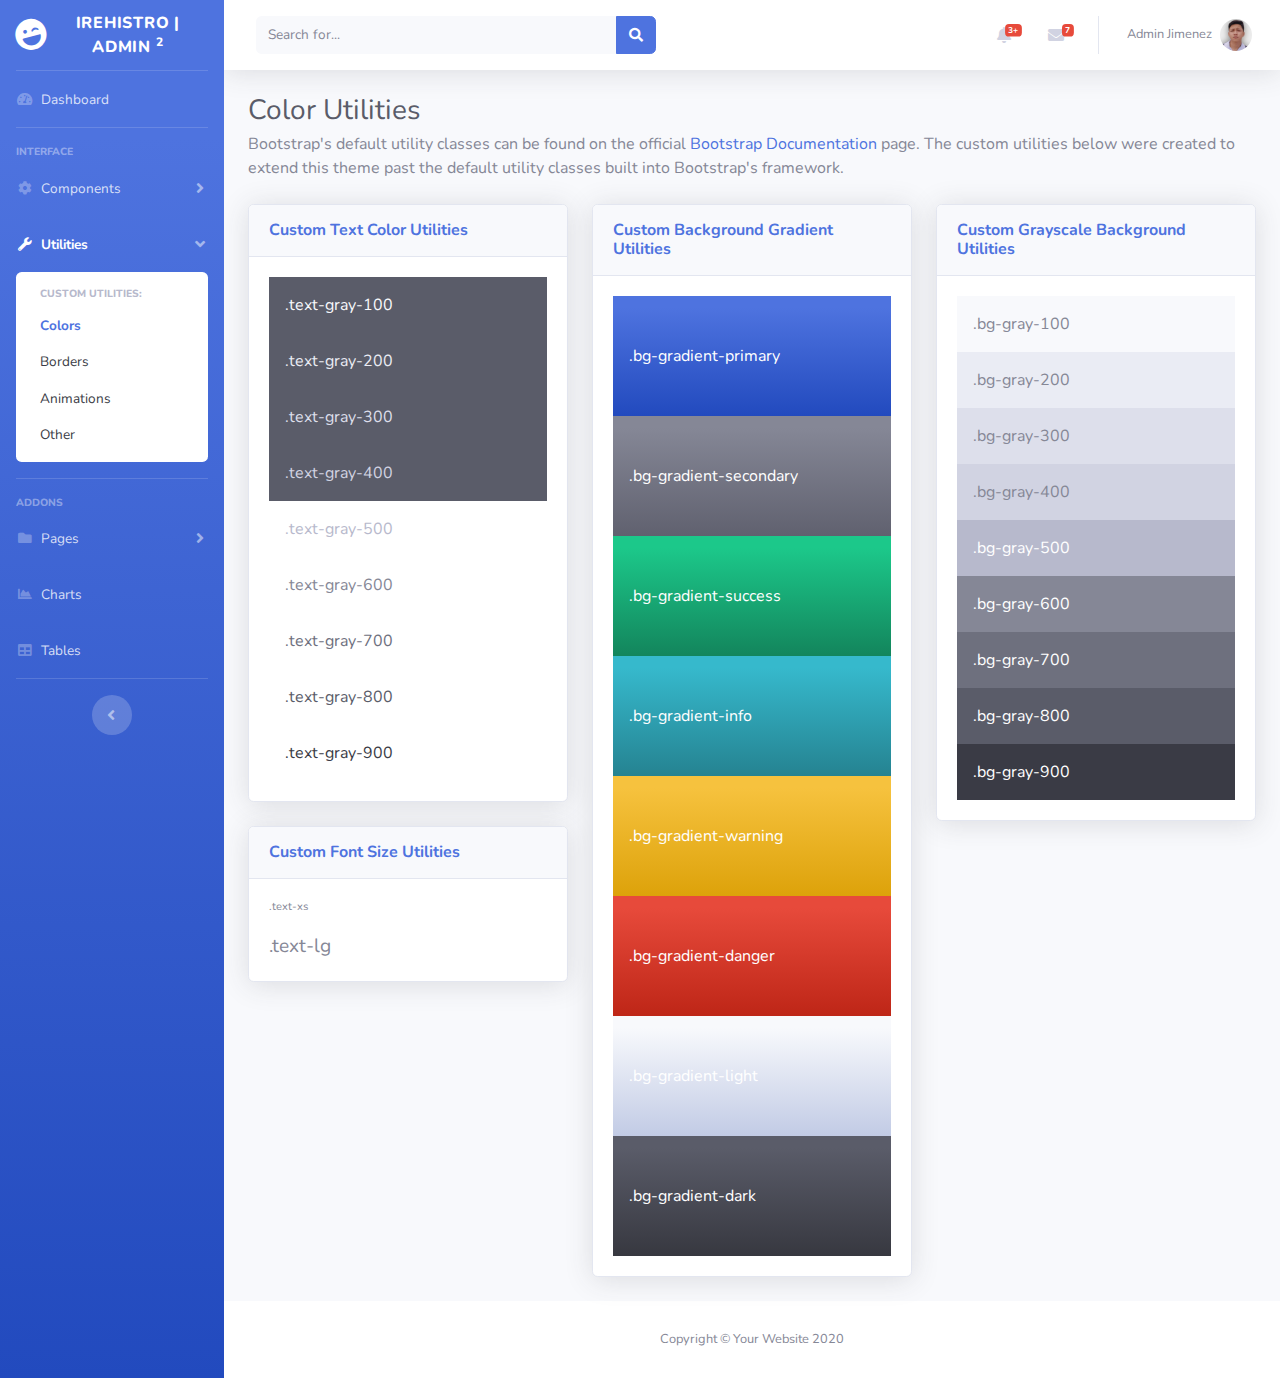
<file: utilities-color.html>
<!DOCTYPE html>
<html lang="en">

<head>

    <meta charset="utf-8">
    <meta http-equiv="X-UA-Compatible" content="IE=edge">
    <meta name="viewport" content="width=device-width, initial-scale=1, shrink-to-fit=no">
    <meta name="description" content="">
    <meta name="author" content="">

    <title>iRehistro | Admin - Color Utilities</title>

    <!-- Custom fonts for this template-->
    <link href="vendor/fontawesome-free/css/all.min.css" rel="stylesheet" type="text/css">
    <link
        href="https://fonts.googleapis.com/css?family=Nunito:200,200i,300,300i,400,400i,600,600i,700,700i,800,800i,900,900i"
        rel="stylesheet">

    <!-- Custom styles for this template-->
    <link href="css/sb-admin-2.min.css" rel="stylesheet">

</head>

<body id="page-top">

    <!-- Page Wrapper -->
    <div id="wrapper">

        <!-- Sidebar -->
        <ul class="navbar-nav bg-gradient-primary sidebar sidebar-dark accordion" id="accordionSidebar">

            <!-- Sidebar - Brand -->
            <a class="sidebar-brand d-flex align-items-center justify-content-center" href="index.php">
                <div class="sidebar-brand-icon rotate-n-15">
                    <i class="fas fa-laugh-wink"></i>
                </div>
                <div class="sidebar-brand-text mx-3">iRehistro | Admin <sup>2</sup></div>
            </a>

            <!-- Divider -->
            <hr class="sidebar-divider my-0">

            <!-- Nav Item - Dashboard -->
            <li class="nav-item">
                <a class="nav-link" href="index.php">
                    <i class="fas fa-fw fa-tachometer-alt"></i>
                    <span>Dashboard</span></a>
            </li>

            <!-- Divider -->
            <hr class="sidebar-divider">

            <!-- Heading -->
            <div class="sidebar-heading">
                Interface
            </div>

            <!-- Nav Item - Pages Collapse Menu -->
            <li class="nav-item">
                <a class="nav-link collapsed" href="#" data-toggle="collapse" data-target="#collapseTwo"
                    aria-expanded="true" aria-controls="collapseTwo">
                    <i class="fas fa-fw fa-cog"></i>
                    <span>Components</span>
                </a>
                <div id="collapseTwo" class="collapse" aria-labelledby="headingTwo" data-parent="#accordionSidebar">
                    <div class="bg-white py-2 collapse-inner rounded">
                        <h6 class="collapse-header">Custom Components:</h6>
                        <a class="collapse-item" href="buttons.html">Buttons</a>
                        <a class="collapse-item" href="cards.html">Cards</a>
                    </div>
                </div>
            </li>

            <!-- Nav Item - Utilities Collapse Menu -->
            <li class="nav-item active">
                <a class="nav-link" href="#" data-toggle="collapse" data-target="#collapseUtilities"
                    aria-expanded="true" aria-controls="collapseUtilities">
                    <i class="fas fa-fw fa-wrench"></i>
                    <span>Utilities</span>
                </a>
                <div id="collapseUtilities" class="collapse show" aria-labelledby="headingUtilities"
                    data-parent="#accordionSidebar">
                    <div class="bg-white py-2 collapse-inner rounded">
                        <h6 class="collapse-header">Custom Utilities:</h6>
                        <a class="collapse-item active" href="utilities-color.html">Colors</a>
                        <a class="collapse-item" href="utilities-border.html">Borders</a>
                        <a class="collapse-item" href="utilities-animation.html">Animations</a>
                        <a class="collapse-item" href="utilities-other.html">Other</a>
                    </div>
                </div>
            </li>

            <!-- Divider -->
            <hr class="sidebar-divider">

            <!-- Heading -->
            <div class="sidebar-heading">
                Addons
            </div>

            <!-- Nav Item - Pages Collapse Menu -->
            <li class="nav-item">
                <a class="nav-link collapsed" href="#" data-toggle="collapse" data-target="#collapsePages"
                    aria-expanded="true" aria-controls="collapsePages">
                    <i class="fas fa-fw fa-folder"></i>
                    <span>Pages</span>
                </a>
                <div id="collapsePages" class="collapse" aria-labelledby="headingPages" data-parent="#accordionSidebar">
                    <div class="bg-white py-2 collapse-inner rounded">
                        <h6 class="collapse-header">Login Screens:</h6>
                        <a class="collapse-item" href="login.php">Login</a>
                        <a class="collapse-item" href="register.php">Register</a>
                        <a class="collapse-item" href="forgot-password.php">Forgot Password</a>
                        <div class="collapse-divider"></div>
                        <h6 class="collapse-header">Other Pages:</h6>
                        <a class="collapse-item" href="404.html">404 Page</a>
                        <a class="collapse-item" href="blank.html">Blank Page</a>
                    </div>
                </div>
            </li>

            <!-- Nav Item - Charts -->
            <li class="nav-item">
                <a class="nav-link" href="charts.html">
                    <i class="fas fa-fw fa-chart-area"></i>
                    <span>Charts</span></a>
            </li>

            <!-- Nav Item - Tables -->
            <li class="nav-item">
                <a class="nav-link" href="tables.php">
                    <i class="fas fa-fw fa-table"></i>
                    <span>Tables</span></a>
            </li>

            <!-- Divider -->
            <hr class="sidebar-divider d-none d-md-block">

            <!-- Sidebar Toggler (Sidebar) -->
            <div class="text-center d-none d-md-inline">
                <button class="rounded-circle border-0" id="sidebarToggle"></button>
            </div>

        </ul>
        <!-- End of Sidebar -->

        <!-- Content Wrapper -->
        <div id="content-wrapper" class="d-flex flex-column">

            <!-- Main Content -->
            <div id="content">

                <!-- Topbar -->
                <nav class="navbar navbar-expand navbar-light bg-white topbar mb-4 static-top shadow">

                    <!-- Sidebar Toggle (Topbar) -->
                    <button id="sidebarToggleTop" class="btn btn-link d-md-none rounded-circle mr-3">
                        <i class="fa fa-bars"></i>
                    </button>

                    <!-- Topbar Search -->
                    <form
                        class="d-none d-sm-inline-block form-inline mr-auto ml-md-3 my-2 my-md-0 mw-100 navbar-search">
                        <div class="input-group">
                            <input type="text" class="form-control bg-light border-0 small" placeholder="Search for..."
                                aria-label="Search" aria-describedby="basic-addon2">
                            <div class="input-group-append">
                                <button class="btn btn-primary" type="button">
                                    <i class="fas fa-search fa-sm"></i>
                                </button>
                            </div>
                        </div>
                    </form>

                    <!-- Topbar Navbar -->
                    <ul class="navbar-nav ml-auto">

                        <!-- Nav Item - Search Dropdown (Visible Only XS) -->
                        <li class="nav-item dropdown no-arrow d-sm-none">
                            <a class="nav-link dropdown-toggle" href="#" id="searchDropdown" role="button"
                                data-toggle="dropdown" aria-haspopup="true" aria-expanded="false">
                                <i class="fas fa-search fa-fw"></i>
                            </a>
                            <!-- Dropdown - Messages -->
                            <div class="dropdown-menu dropdown-menu-right p-3 shadow animated--grow-in"
                                aria-labelledby="searchDropdown">
                                <form class="form-inline mr-auto w-100 navbar-search">
                                    <div class="input-group">
                                        <input type="text" class="form-control bg-light border-0 small"
                                            placeholder="Search for..." aria-label="Search"
                                            aria-describedby="basic-addon2">
                                        <div class="input-group-append">
                                            <button class="btn btn-primary" type="button">
                                                <i class="fas fa-search fa-sm"></i>
                                            </button>
                                        </div>
                                    </div>
                                </form>
                            </div>
                        </li>

                        <!-- Nav Item - Alerts -->
                        <li class="nav-item dropdown no-arrow mx-1">
                            <a class="nav-link dropdown-toggle" href="#" id="alertsDropdown" role="button"
                                data-toggle="dropdown" aria-haspopup="true" aria-expanded="false">
                                <i class="fas fa-bell fa-fw"></i>
                                <!-- Counter - Alerts -->
                                <span class="badge badge-danger badge-counter">3+</span>
                            </a>
                            <!-- Dropdown - Alerts -->
                            <div class="dropdown-list dropdown-menu dropdown-menu-right shadow animated--grow-in"
                                aria-labelledby="alertsDropdown">
                                <h6 class="dropdown-header">
                                    Alerts Center
                                </h6>
                                <a class="dropdown-item d-flex align-items-center" href="#">
                                    <div class="mr-3">
                                        <div class="icon-circle bg-primary">
                                            <i class="fas fa-file-alt text-white"></i>
                                        </div>
                                    </div>
                                    <div>
                                        <div class="small text-gray-500">April 29, 2021</div>
                                        <span class="font-weight-bold">A new user has been added!</span>
                                    </div>
                                </a>
                                <a class="dropdown-item d-flex align-items-center" href="#">
                                    <div class="mr-3">
                                        <div class="icon-circle bg-success">
                                            <i class="fas fa-donate text-white"></i>
                                        </div>
                                    </div>
                                    <div>
                                        <div class="small text-gray-500">April 29, 2021</div>
                                        A new user has been added!
                                    </div>
                                </a>
                                <a class="dropdown-item d-flex align-items-center" href="#">
                                    <div class="mr-3">
                                        <div class="icon-circle bg-warning">
                                            <i class="fas fa-exclamation-triangle text-white"></i>
                                        </div>
                                    </div>
                                    <div>
                                        <div class="small text-gray-500">April 29, 2021</div>
                                        Alert: We've noticed unusually log in attemps from a user.
                                    </div>
                                </a>
                                <a class="dropdown-item text-center small text-gray-500" href="#">Show All Alerts</a>
                            </div>
                        </li>

                        <!-- Nav Item - Messages -->
                        <li class="nav-item dropdown no-arrow mx-1">
                            <a class="nav-link dropdown-toggle" href="#" id="messagesDropdown" role="button"
                                data-toggle="dropdown" aria-haspopup="true" aria-expanded="false">
                                <i class="fas fa-envelope fa-fw"></i>
                                <!-- Counter - Messages -->
                                <span class="badge badge-danger badge-counter">7</span>
                            </a>
                            <!-- Dropdown - Messages -->
                            <div class="dropdown-list dropdown-menu dropdown-menu-right shadow animated--grow-in"
                                aria-labelledby="messagesDropdown">
                                <h6 class="dropdown-header">
                                    Message Center
                                </h6>
                                <a class="dropdown-item d-flex align-items-center" href="#">
                                    <div class="dropdown-list-image mr-3">
                                        <img class="rounded-circle" src="img/undraw_profile_1.svg"
                                            alt="">
                                        <div class="status-indicator bg-success"></div>
                                    </div>
                                    <div class="font-weight-bold">
                                        <div class="text-truncate">Hi there! I am wondering if you can help me with a
                                            problem I've been having.</div>
                                        <div class="small text-gray-500">Emily Fowler · 58m</div>
                                    </div>
                                </a>
                                <a class="dropdown-item d-flex align-items-center" href="#">
                                    <div class="dropdown-list-image mr-3">
                                        <img class="rounded-circle" src="img/undraw_profile_2.svg"
                                            alt="">
                                        <div class="status-indicator"></div>
                                    </div>
                                    <div>
                                        <div class="text-truncate">I have the some questions to ask, how
                                            can I get my voter's ID?</div>
                                        <div class="small text-gray-500">Jae Chun · 1d</div>
                                    </div>
                                </a>
                                <a class="dropdown-item d-flex align-items-center" href="#">
                                    <div class="dropdown-list-image mr-3">
                                        <img class="rounded-circle" src="img/undraw_profile_3.svg"
                                            alt="">
                                        <div class="status-indicator bg-warning"></div>
                                    </div>
                                    <div>
                                        <div class="text-truncate">I am very happy with
                                            the progress so far, keep up the good work!</div>
                                        <div class="small text-gray-500">Morgan Alvarez · 2d</div>
                                    </div>
                                </a>
                                <a class="dropdown-item text-center small text-gray-500" href="#">Read More Messages</a>
                            </div>
                        </li>

                        <div class="topbar-divider d-none d-sm-block"></div>

                        <!-- Nav Item - User Information -->
                        <li class="nav-item dropdown no-arrow">
                            <a class="nav-link dropdown-toggle" href="#" id="userDropdown" role="button"
                                data-toggle="dropdown" aria-haspopup="true" aria-expanded="false">
                                <span class="mr-2 d-none d-lg-inline text-gray-600 small">Admin Jimenez</span>
                                <img class="img-profile rounded-circle"
                                    src="img/me.jpg">
                            </a>
                            <!-- Dropdown - User Information -->
                            <div class="dropdown-menu dropdown-menu-right shadow animated--grow-in"
                                aria-labelledby="userDropdown">
                                <a class="dropdown-item" href="#">
                                    <i class="fas fa-user fa-sm fa-fw mr-2 text-gray-400"></i>
                                    Profile
                                </a>
                                <a class="dropdown-item" href="#">
                                    <i class="fas fa-cogs fa-sm fa-fw mr-2 text-gray-400"></i>
                                    Settings
                                </a>
                                <a class="dropdown-item" href="#">
                                    <i class="fas fa-list fa-sm fa-fw mr-2 text-gray-400"></i>
                                    Activity Log
                                </a>
                                <div class="dropdown-divider"></div>
                                <a class="dropdown-item" href="#" data-toggle="modal" data-target="#logoutModal">
                                    <i class="fas fa-sign-out-alt fa-sm fa-fw mr-2 text-gray-400"></i>
                                    Logout
                                </a>
                            </div>
                        </li>

                    </ul>

                </nav>
                <!-- End of Topbar -->

                <!-- Begin Page Content -->
                <div class="container-fluid">

                    <!-- Page Heading -->
                    <h1 class="h3 mb-1 text-gray-800">Color Utilities</h1>
                    <p class="mb-4">Bootstrap's default utility classes can be found on the official <a
                            href="https://getbootstrap.com/docs">Bootstrap Documentation</a> page. The custom utilities
                        below were created to extend this theme past the default utility classes built into Bootstrap's
                        framework.</p>

                    <!-- Content Row -->
                    <div class="row">

                        <!-- First Column -->
                        <div class="col-lg-4">

                            <!-- Custom Text Color Utilities -->
                            <div class="card shadow mb-4">
                                <div class="card-header py-3">
                                    <h6 class="m-0 font-weight-bold text-primary">Custom Text Color Utilities</h6>
                                </div>
                                <div class="card-body">
                                    <p class="text-gray-100 p-3 bg-dark m-0">.text-gray-100</p>
                                    <p class="text-gray-200 p-3 bg-dark m-0">.text-gray-200</p>
                                    <p class="text-gray-300 p-3 bg-dark m-0">.text-gray-300</p>
                                    <p class="text-gray-400 p-3 bg-dark m-0">.text-gray-400</p>
                                    <p class="text-gray-500 p-3 m-0">.text-gray-500</p>
                                    <p class="text-gray-600 p-3 m-0">.text-gray-600</p>
                                    <p class="text-gray-700 p-3 m-0">.text-gray-700</p>
                                    <p class="text-gray-800 p-3 m-0">.text-gray-800</p>
                                    <p class="text-gray-900 p-3 m-0">.text-gray-900</p>
                                </div>
                            </div>

                            <!-- Custom Font Size Utilities -->
                            <div class="card shadow mb-4">
                                <div class="card-header py-3">
                                    <h6 class="m-0 font-weight-bold text-primary">Custom Font Size Utilities</h6>
                                </div>
                                <div class="card-body">
                                    <p class="text-xs">.text-xs</p>
                                    <p class="text-lg mb-0">.text-lg</p>
                                </div>
                            </div>

                        </div>

                        <!-- Second Column -->
                        <div class="col-lg-4">

                            <!-- Background Gradient Utilities -->
                            <div class="card shadow mb-4">
                                <div class="card-header py-3">
                                    <h6 class="m-0 font-weight-bold text-primary">Custom Background Gradient Utilities
                                    </h6>
                                </div>
                                <div class="card-body">
                                    <div class="px-3 py-5 bg-gradient-primary text-white">.bg-gradient-primary</div>
                                    <div class="px-3 py-5 bg-gradient-secondary text-white">.bg-gradient-secondary</div>
                                    <div class="px-3 py-5 bg-gradient-success text-white">.bg-gradient-success</div>
                                    <div class="px-3 py-5 bg-gradient-info text-white">.bg-gradient-info</div>
                                    <div class="px-3 py-5 bg-gradient-warning text-white">.bg-gradient-warning</div>
                                    <div class="px-3 py-5 bg-gradient-danger text-white">.bg-gradient-danger</div>
                                    <div class="px-3 py-5 bg-gradient-light text-white">.bg-gradient-light</div>
                                    <div class="px-3 py-5 bg-gradient-dark text-white">.bg-gradient-dark</div>
                                </div>
                            </div>

                        </div>

                        <!-- Third Column -->
                        <div class="col-lg-4">

                            <!-- Grayscale Utilities -->
                            <div class="card shadow mb-4">
                                <div class="card-header py-3">
                                    <h6 class="m-0 font-weight-bold text-primary">Custom Grayscale Background Utilities
                                    </h6>
                                </div>
                                <div class="card-body">
                                    <div class="p-3 bg-gray-100">.bg-gray-100</div>
                                    <div class="p-3 bg-gray-200">.bg-gray-200</div>
                                    <div class="p-3 bg-gray-300">.bg-gray-300</div>
                                    <div class="p-3 bg-gray-400">.bg-gray-400</div>
                                    <div class="p-3 bg-gray-500 text-white">.bg-gray-500</div>
                                    <div class="p-3 bg-gray-600 text-white">.bg-gray-600</div>
                                    <div class="p-3 bg-gray-700 text-white">.bg-gray-700</div>
                                    <div class="p-3 bg-gray-800 text-white">.bg-gray-800</div>
                                    <div class="p-3 bg-gray-900 text-white">.bg-gray-900</div>
                                </div>
                            </div>
                        </div>

                    </div>

                </div>
                <!-- /.container-fluid -->

            </div>
            <!-- End of Main Content -->

            <!-- Footer -->
            <footer class="sticky-footer bg-white">
                <div class="container my-auto">
                    <div class="copyright text-center my-auto">
                        <span>Copyright &copy; Your Website 2020</span>
                    </div>
                </div>
            </footer>
            <!-- End of Footer -->

        </div>
        <!-- End of Content Wrapper -->

    </div>
    <!-- End of Page Wrapper -->

    <!-- Scroll to Top Button-->
    <a class="scroll-to-top rounded" href="#page-top">
        <i class="fas fa-angle-up"></i>
    </a>

    <!-- Logout Modal-->
    <div class="modal fade" id="logoutModal" tabindex="-1" role="dialog" aria-labelledby="exampleModalLabel"
        aria-hidden="true">
        <div class="modal-dialog" role="document">
            <div class="modal-content">
                <div class="modal-header">
                    <h5 class="modal-title" id="exampleModalLabel">Ready to Leave?</h5>
                    <button class="close" type="button" data-dismiss="modal" aria-label="Close">
                        <span aria-hidden="true">×</span>
                    </button>
                </div>
                <div class="modal-body">Select "Logout" below if you are ready to end your current session.</div>
                <div class="modal-footer">
                    <button class="btn btn-secondary" type="button" data-dismiss="modal">Cancel</button>
                    <a class="btn btn-primary" href="login.html">Logout</a>
                </div>
            </div>
        </div>
    </div>

    <!-- Bootstrap core JavaScript-->
    <script src="vendor/jquery/jquery.min.js"></script>
    <script src="vendor/bootstrap/js/bootstrap.bundle.min.js"></script>

    <!-- Core plugin JavaScript-->
    <script src="vendor/jquery-easing/jquery.easing.min.js"></script>

    <!-- Custom scripts for all pages-->
    <script src="js/sb-admin-2.min.js"></script>

</body>

</html>
</file>
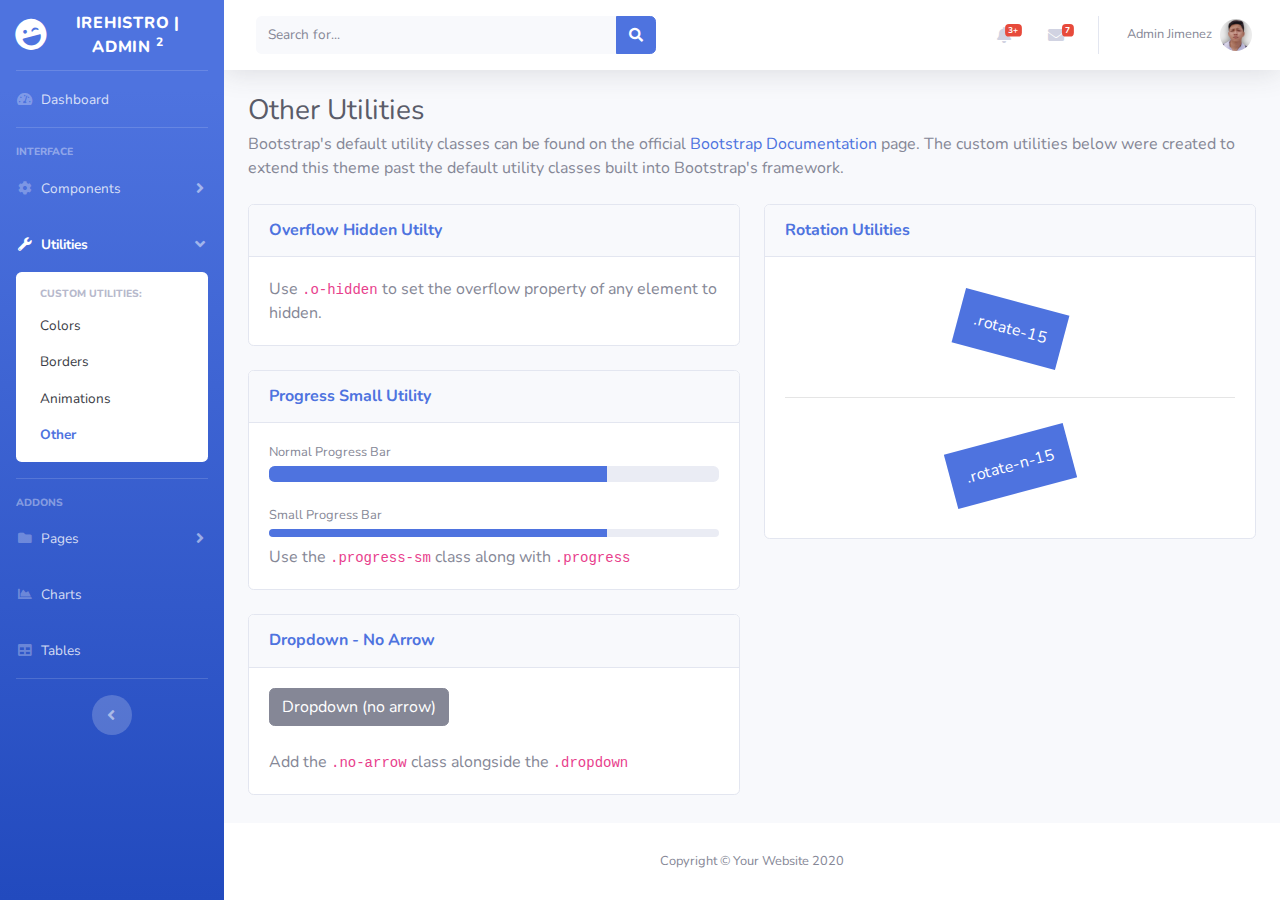
<file: utilities-other.html>
<!DOCTYPE html>
<html lang="en">

<head>

    <meta charset="utf-8">
    <meta http-equiv="X-UA-Compatible" content="IE=edge">
    <meta name="viewport" content="width=device-width, initial-scale=1, shrink-to-fit=no">
    <meta name="description" content="">
    <meta name="author" content="">

    <title>iRehistro | Admin - Other Utilities</title>

    <!-- Custom fonts for this template-->
    <link href="vendor/fontawesome-free/css/all.min.css" rel="stylesheet" type="text/css">
    <link
        href="https://fonts.googleapis.com/css?family=Nunito:200,200i,300,300i,400,400i,600,600i,700,700i,800,800i,900,900i"
        rel="stylesheet">

    <!-- Custom styles for this template-->
    <link href="css/sb-admin-2.min.css" rel="stylesheet">

</head>

<body id="page-top">

    <!-- Page Wrapper -->
    <div id="wrapper">

        <!-- Sidebar -->
        <ul class="navbar-nav bg-gradient-primary sidebar sidebar-dark accordion" id="accordionSidebar">

            <!-- Sidebar - Brand -->
            <a class="sidebar-brand d-flex align-items-center justify-content-center" href="index.php">
                <div class="sidebar-brand-icon rotate-n-15">
                    <i class="fas fa-laugh-wink"></i>
                </div>
                <div class="sidebar-brand-text mx-3">iRehistro | Admin <sup>2</sup></div>
            </a>

            <!-- Divider -->
            <hr class="sidebar-divider my-0">

            <!-- Nav Item - Dashboard -->
            <li class="nav-item">
                <a class="nav-link" href="index.php">
                    <i class="fas fa-fw fa-tachometer-alt"></i>
                    <span>Dashboard</span></a>
            </li>

            <!-- Divider -->
            <hr class="sidebar-divider">

            <!-- Heading -->
            <div class="sidebar-heading">
                Interface
            </div>

            <!-- Nav Item - Pages Collapse Menu -->
            <li class="nav-item">
                <a class="nav-link collapsed" href="#" data-toggle="collapse" data-target="#collapseTwo"
                    aria-expanded="true" aria-controls="collapseTwo">
                    <i class="fas fa-fw fa-cog"></i>
                    <span>Components</span>
                </a>
                <div id="collapseTwo" class="collapse" aria-labelledby="headingTwo" data-parent="#accordionSidebar">
                    <div class="bg-white py-2 collapse-inner rounded">
                        <h6 class="collapse-header">Custom Components:</h6>
                        <a class="collapse-item" href="buttons.html">Buttons</a>
                        <a class="collapse-item" href="cards.html">Cards</a>
                    </div>
                </div>
            </li>

            <!-- Nav Item - Utilities Collapse Menu -->
            <li class="nav-item active">
                <a class="nav-link" href="#" data-toggle="collapse" data-target="#collapseUtilities"
                    aria-expanded="true" aria-controls="collapseUtilities">
                    <i class="fas fa-fw fa-wrench"></i>
                    <span>Utilities</span>
                </a>
                <div id="collapseUtilities" class="collapse show" aria-labelledby="headingUtilities"
                    data-parent="#accordionSidebar">
                    <div class="bg-white py-2 collapse-inner rounded">
                        <h6 class="collapse-header">Custom Utilities:</h6>
                        <a class="collapse-item" href="utilities-color.html">Colors</a>
                        <a class="collapse-item" href="utilities-border.html">Borders</a>
                        <a class="collapse-item" href="utilities-animation.html">Animations</a>
                        <a class="collapse-item active" href="utilities-other.html">Other</a>
                    </div>
                </div>
            </li>

            <!-- Divider -->
            <hr class="sidebar-divider">

            <!-- Heading -->
            <div class="sidebar-heading">
                Addons
            </div>

            <!-- Nav Item - Pages Collapse Menu -->
            <li class="nav-item">
                <a class="nav-link collapsed" href="#" data-toggle="collapse" data-target="#collapsePages"
                    aria-expanded="true" aria-controls="collapsePages">
                    <i class="fas fa-fw fa-folder"></i>
                    <span>Pages</span>
                </a>
                <div id="collapsePages" class="collapse" aria-labelledby="headingPages" data-parent="#accordionSidebar">
                    <div class="bg-white py-2 collapse-inner rounded">
                        <h6 class="collapse-header">Login Screens:</h6>
                        <a class="collapse-item" href="login.php">Login</a>
                        <a class="collapse-item" href="register.php">Register</a>
                        <a class="collapse-item" href="forgot-password.php">Forgot Password</a>
                        <div class="collapse-divider"></div>
                        <h6 class="collapse-header">Other Pages:</h6>
                        <a class="collapse-item" href="404.html">404 Page</a>
                        <a class="collapse-item" href="blank.html">Blank Page</a>
                    </div>
                </div>
            </li>

            <!-- Nav Item - Charts -->
            <li class="nav-item">
                <a class="nav-link" href="charts.html">
                    <i class="fas fa-fw fa-chart-area"></i>
                    <span>Charts</span></a>
            </li>

            <!-- Nav Item - Tables -->
            <li class="nav-item">
                <a class="nav-link" href="tables.php">
                    <i class="fas fa-fw fa-table"></i>
                    <span>Tables</span></a>
            </li>

            <!-- Divider -->
            <hr class="sidebar-divider d-none d-md-block">

            <!-- Sidebar Toggler (Sidebar) -->
            <div class="text-center d-none d-md-inline">
                <button class="rounded-circle border-0" id="sidebarToggle"></button>
            </div>

        </ul>
        <!-- End of Sidebar -->

        <!-- Content Wrapper -->
        <div id="content-wrapper" class="d-flex flex-column">

            <!-- Main Content -->
            <div id="content">

                <!-- Topbar -->
                <nav class="navbar navbar-expand navbar-light bg-white topbar mb-4 static-top shadow">

                    <!-- Sidebar Toggle (Topbar) -->
                    <button id="sidebarToggleTop" class="btn btn-link d-md-none rounded-circle mr-3">
                        <i class="fa fa-bars"></i>
                    </button>

                    <!-- Topbar Search -->
                    <form
                        class="d-none d-sm-inline-block form-inline mr-auto ml-md-3 my-2 my-md-0 mw-100 navbar-search">
                        <div class="input-group">
                            <input type="text" class="form-control bg-light border-0 small" placeholder="Search for..."
                                aria-label="Search" aria-describedby="basic-addon2">
                            <div class="input-group-append">
                                <button class="btn btn-primary" type="button">
                                    <i class="fas fa-search fa-sm"></i>
                                </button>
                            </div>
                        </div>
                    </form>

                    <!-- Topbar Navbar -->
                    <ul class="navbar-nav ml-auto">

                        <!-- Nav Item - Search Dropdown (Visible Only XS) -->
                        <li class="nav-item dropdown no-arrow d-sm-none">
                            <a class="nav-link dropdown-toggle" href="#" id="searchDropdown" role="button"
                                data-toggle="dropdown" aria-haspopup="true" aria-expanded="false">
                                <i class="fas fa-search fa-fw"></i>
                            </a>
                            <!-- Dropdown - Messages -->
                            <div class="dropdown-menu dropdown-menu-right p-3 shadow animated--grow-in"
                                aria-labelledby="searchDropdown">
                                <form class="form-inline mr-auto w-100 navbar-search">
                                    <div class="input-group">
                                        <input type="text" class="form-control bg-light border-0 small"
                                            placeholder="Search for..." aria-label="Search"
                                            aria-describedby="basic-addon2">
                                        <div class="input-group-append">
                                            <button class="btn btn-primary" type="button">
                                                <i class="fas fa-search fa-sm"></i>
                                            </button>
                                        </div>
                                    </div>
                                </form>
                            </div>
                        </li>

                        <!-- Nav Item - Alerts -->
                        <li class="nav-item dropdown no-arrow mx-1">
                            <a class="nav-link dropdown-toggle" href="#" id="alertsDropdown" role="button"
                                data-toggle="dropdown" aria-haspopup="true" aria-expanded="false">
                                <i class="fas fa-bell fa-fw"></i>
                                <!-- Counter - Alerts -->
                                <span class="badge badge-danger badge-counter">3+</span>
                            </a>
                            <!-- Dropdown - Alerts -->
                            <div class="dropdown-list dropdown-menu dropdown-menu-right shadow animated--grow-in"
                                aria-labelledby="alertsDropdown">
                                <h6 class="dropdown-header">
                                    Alerts Center
                                </h6>
                                <a class="dropdown-item d-flex align-items-center" href="#">
                                    <div class="mr-3">
                                        <div class="icon-circle bg-primary">
                                            <i class="fas fa-file-alt text-white"></i>
                                        </div>
                                    </div>
                                    <div>
                                        <div class="small text-gray-500">April 29, 2021</div>
                                        <span class="font-weight-bold">A new user has been added!</span>
                                    </div>
                                </a>
                                <a class="dropdown-item d-flex align-items-center" href="#">
                                    <div class="mr-3">
                                        <div class="icon-circle bg-success">
                                            <i class="fas fa-donate text-white"></i>
                                        </div>
                                    </div>
                                    <div>
                                        <div class="small text-gray-500">April 29, 2021</div>
                                        A new user has been added!
                                    </div>
                                </a>
                                <a class="dropdown-item d-flex align-items-center" href="#">
                                    <div class="mr-3">
                                        <div class="icon-circle bg-warning">
                                            <i class="fas fa-exclamation-triangle text-white"></i>
                                        </div>
                                    </div>
                                    <div>
                                        <div class="small text-gray-500">April 29, 2021</div>
                                        Alert: We've noticed unusually log in attemps from a user.
                                    </div>
                                </a>
                                <a class="dropdown-item text-center small text-gray-500" href="#">Show All Alerts</a>
                            </div>
                        </li>

                        <!-- Nav Item - Messages -->
                        <li class="nav-item dropdown no-arrow mx-1">
                            <a class="nav-link dropdown-toggle" href="#" id="messagesDropdown" role="button"
                                data-toggle="dropdown" aria-haspopup="true" aria-expanded="false">
                                <i class="fas fa-envelope fa-fw"></i>
                                <!-- Counter - Messages -->
                                <span class="badge badge-danger badge-counter">7</span>
                            </a>
                            <!-- Dropdown - Messages -->
                            <div class="dropdown-list dropdown-menu dropdown-menu-right shadow animated--grow-in"
                                aria-labelledby="messagesDropdown">
                                <h6 class="dropdown-header">
                                    Message Center
                                </h6>
                                <a class="dropdown-item d-flex align-items-center" href="#">
                                    <div class="dropdown-list-image mr-3">
                                        <img class="rounded-circle" src="img/undraw_profile_1.svg"
                                            alt="">
                                        <div class="status-indicator bg-success"></div>
                                    </div>
                                    <div class="font-weight-bold">
                                        <div class="text-truncate">Hi there! I am wondering if you can help me with a
                                            problem I've been having.</div>
                                        <div class="small text-gray-500">Emily Fowler · 58m</div>
                                    </div>
                                </a>
                                <a class="dropdown-item d-flex align-items-center" href="#">
                                    <div class="dropdown-list-image mr-3">
                                        <img class="rounded-circle" src="img/undraw_profile_2.svg"
                                            alt="">
                                        <div class="status-indicator"></div>
                                    </div>
                                    <div>
                                        <div class="text-truncate">I have the some questions to ask, how
                                            can I get my voter's ID?</div>
                                        <div class="small text-gray-500">Jae Chun · 1d</div>
                                    </div>
                                </a>
                                <a class="dropdown-item d-flex align-items-center" href="#">
                                    <div class="dropdown-list-image mr-3">
                                        <img class="rounded-circle" src="img/undraw_profile_3.svg"
                                            alt="">
                                        <div class="status-indicator bg-warning"></div>
                                    </div>
                                    <div>
                                        <div class="text-truncate">I am very happy with
                                            the progress so far, keep up the good work!</div>
                                        <div class="small text-gray-500">Morgan Alvarez · 2d</div>
                                    </div>
                                </a>
                                <a class="dropdown-item text-center small text-gray-500" href="#">Read More Messages</a>
                            </div>
                        </li>

                        <div class="topbar-divider d-none d-sm-block"></div>

                        <!-- Nav Item - User Information -->
                        <li class="nav-item dropdown no-arrow">
                            <a class="nav-link dropdown-toggle" href="#" id="userDropdown" role="button"
                                data-toggle="dropdown" aria-haspopup="true" aria-expanded="false">
                                <span class="mr-2 d-none d-lg-inline text-gray-600 small">Admin Jimenez</span>
                                <img class="img-profile rounded-circle"
                                    src="img/me.jpg">
                            </a>
                            <!-- Dropdown - User Information -->
                            <div class="dropdown-menu dropdown-menu-right shadow animated--grow-in"
                                aria-labelledby="userDropdown">
                                <a class="dropdown-item" href="#">
                                    <i class="fas fa-user fa-sm fa-fw mr-2 text-gray-400"></i>
                                    Profile
                                </a>
                                <a class="dropdown-item" href="#">
                                    <i class="fas fa-cogs fa-sm fa-fw mr-2 text-gray-400"></i>
                                    Settings
                                </a>
                                <a class="dropdown-item" href="#">
                                    <i class="fas fa-list fa-sm fa-fw mr-2 text-gray-400"></i>
                                    Activity Log
                                </a>
                                <div class="dropdown-divider"></div>
                                <a class="dropdown-item" href="#" data-toggle="modal" data-target="#logoutModal">
                                    <i class="fas fa-sign-out-alt fa-sm fa-fw mr-2 text-gray-400"></i>
                                    Logout
                                </a>
                            </div>
                        </li>

                    </ul>

                </nav>
                <!-- End of Topbar -->

                <!-- Begin Page Content -->
                <div class="container-fluid">

                    <!-- Page Heading -->
                    <h1 class="h3 mb-1 text-gray-800">Other Utilities</h1>
                    <p class="mb-4">Bootstrap's default utility classes can be found on the official <a
                            href="https://getbootstrap.com/docs">Bootstrap Documentation</a> page. The custom utilities
                        below were created to extend this theme past the default utility classes built into Bootstrap's
                        framework.</p>

                    <!-- Content Row -->
                    <div class="row">

                        <div class="col-lg-6">

                            <!-- Overflow Hidden -->
                            <div class="card mb-4">
                                <div class="card-header py-3">
                                    <h6 class="m-0 font-weight-bold text-primary">Overflow Hidden Utilty</h6>
                                </div>
                                <div class="card-body">
                                    Use <code>.o-hidden</code> to set the overflow property of any element to hidden.
                                </div>
                            </div>

                            <!-- Progress Small -->
                            <div class="card mb-4">
                                <div class="card-header py-3">
                                    <h6 class="m-0 font-weight-bold text-primary">Progress Small Utility</h6>
                                </div>
                                <div class="card-body">
                                    <div class="mb-1 small">Normal Progress Bar</div>
                                    <div class="progress mb-4">
                                        <div class="progress-bar" role="progressbar" style="width: 75%"
                                            aria-valuenow="75" aria-valuemin="0" aria-valuemax="100"></div>
                                    </div>
                                    <div class="mb-1 small">Small Progress Bar</div>
                                    <div class="progress progress-sm mb-2">
                                        <div class="progress-bar" role="progressbar" style="width: 75%"
                                            aria-valuenow="75" aria-valuemin="0" aria-valuemax="100"></div>
                                    </div>
                                    Use the <code>.progress-sm</code> class along with <code>.progress</code>
                                </div>
                            </div>

                            <!-- Dropdown No Arrow -->
                            <div class="card mb-4">
                                <div class="card-header py-3">
                                    <h6 class="m-0 font-weight-bold text-primary">Dropdown - No Arrow</h6>
                                </div>
                                <div class="card-body">
                                    <div class="dropdown no-arrow mb-4">
                                        <button class="btn btn-secondary dropdown-toggle" type="button"
                                            id="dropdownMenuButton" data-toggle="dropdown" aria-haspopup="true"
                                            aria-expanded="false">
                                            Dropdown (no arrow)
                                        </button>
                                        <div class="dropdown-menu" aria-labelledby="dropdownMenuButton">
                                            <a class="dropdown-item" href="#">Action</a>
                                            <a class="dropdown-item" href="#">Another action</a>
                                            <a class="dropdown-item" href="#">Something else here</a>
                                        </div>
                                    </div>
                                    Add the <code>.no-arrow</code> class alongside the <code>.dropdown</code>
                                </div>
                            </div>

                        </div>

                        <div class="col-lg-6">

                            <!-- Roitation Utilities -->
                            <div class="card">
                                <div class="card-header py-3">
                                    <h6 class="m-0 font-weight-bold text-primary">Rotation Utilities</h6>
                                </div>
                                <div class="card-body text-center">
                                    <div class="bg-primary text-white p-3 rotate-15 d-inline-block my-4">.rotate-15
                                    </div>
                                    <hr>
                                    <div class="bg-primary text-white p-3 rotate-n-15 d-inline-block my-4">.rotate-n-15
                                    </div>
                                </div>
                            </div>

                        </div>

                    </div>

                </div>
                <!-- /.container-fluid -->

            </div>
            <!-- End of Main Content -->

            <!-- Footer -->
            <footer class="sticky-footer bg-white">
                <div class="container my-auto">
                    <div class="copyright text-center my-auto">
                        <span>Copyright &copy; Your Website 2020</span>
                    </div>
                </div>
            </footer>
            <!-- End of Footer -->

        </div>
        <!-- End of Content Wrapper -->

    </div>
    <!-- End of Page Wrapper -->

    <!-- Scroll to Top Button-->
    <a class="scroll-to-top rounded" href="#page-top">
        <i class="fas fa-angle-up"></i>
    </a>

    <!-- Logout Modal-->
    <div class="modal fade" id="logoutModal" tabindex="-1" role="dialog" aria-labelledby="exampleModalLabel"
        aria-hidden="true">
        <div class="modal-dialog" role="document">
            <div class="modal-content">
                <div class="modal-header">
                    <h5 class="modal-title" id="exampleModalLabel">Ready to Leave?</h5>
                    <button class="close" type="button" data-dismiss="modal" aria-label="Close">
                        <span aria-hidden="true">×</span>
                    </button>
                </div>
                <div class="modal-body">Select "Logout" below if you are ready to end your current session.</div>
                <div class="modal-footer">
                    <button class="btn btn-secondary" type="button" data-dismiss="modal">Cancel</button>
                    <a class="btn btn-primary" href="login.php">Logout</a>
                </div>
            </div>
        </div>
    </div>

    <!-- Bootstrap core JavaScript-->
    <script src="vendor/jquery/jquery.min.js"></script>
    <script src="vendor/bootstrap/js/bootstrap.bundle.min.js"></script>

    <!-- Core plugin JavaScript-->
    <script src="vendor/jquery-easing/jquery.easing.min.js"></script>

    <!-- Custom scripts for all pages-->
    <script src="js/sb-admin-2.min.js"></script>

</body>

</html>
</file>
